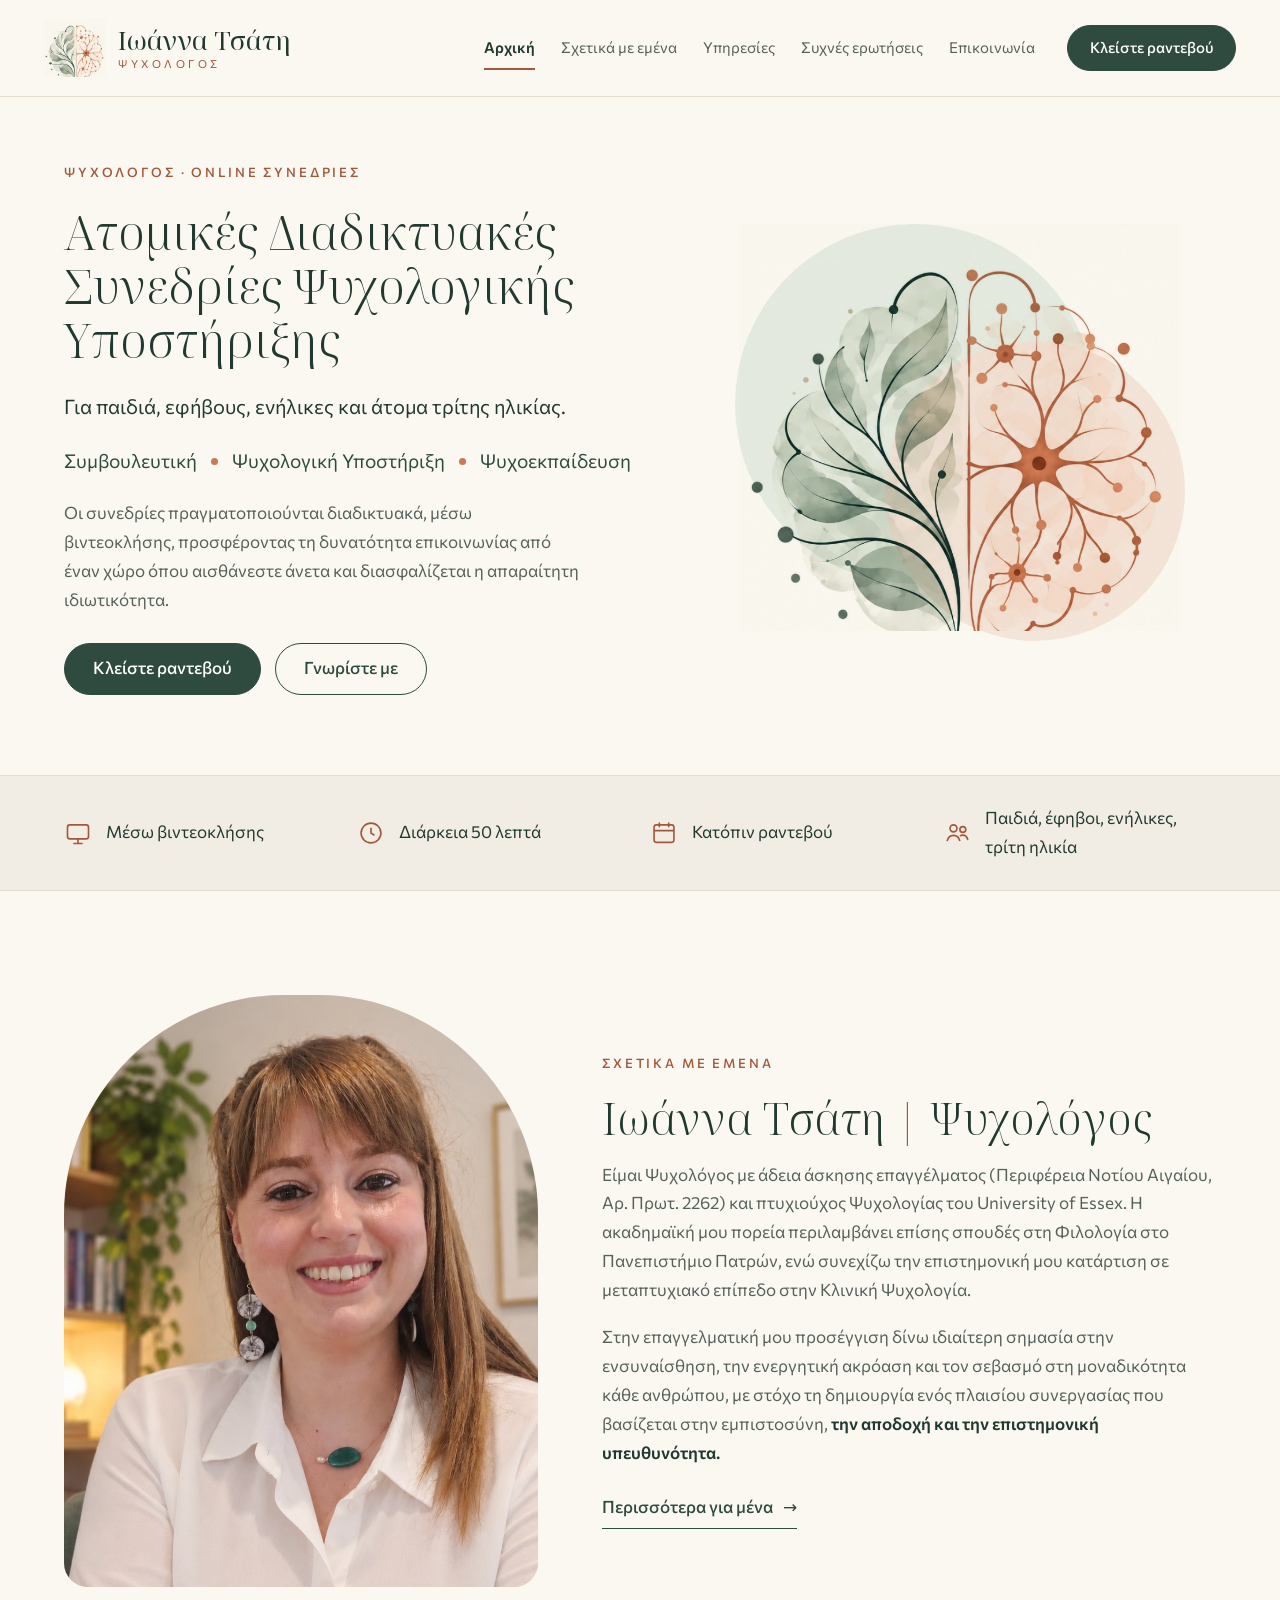
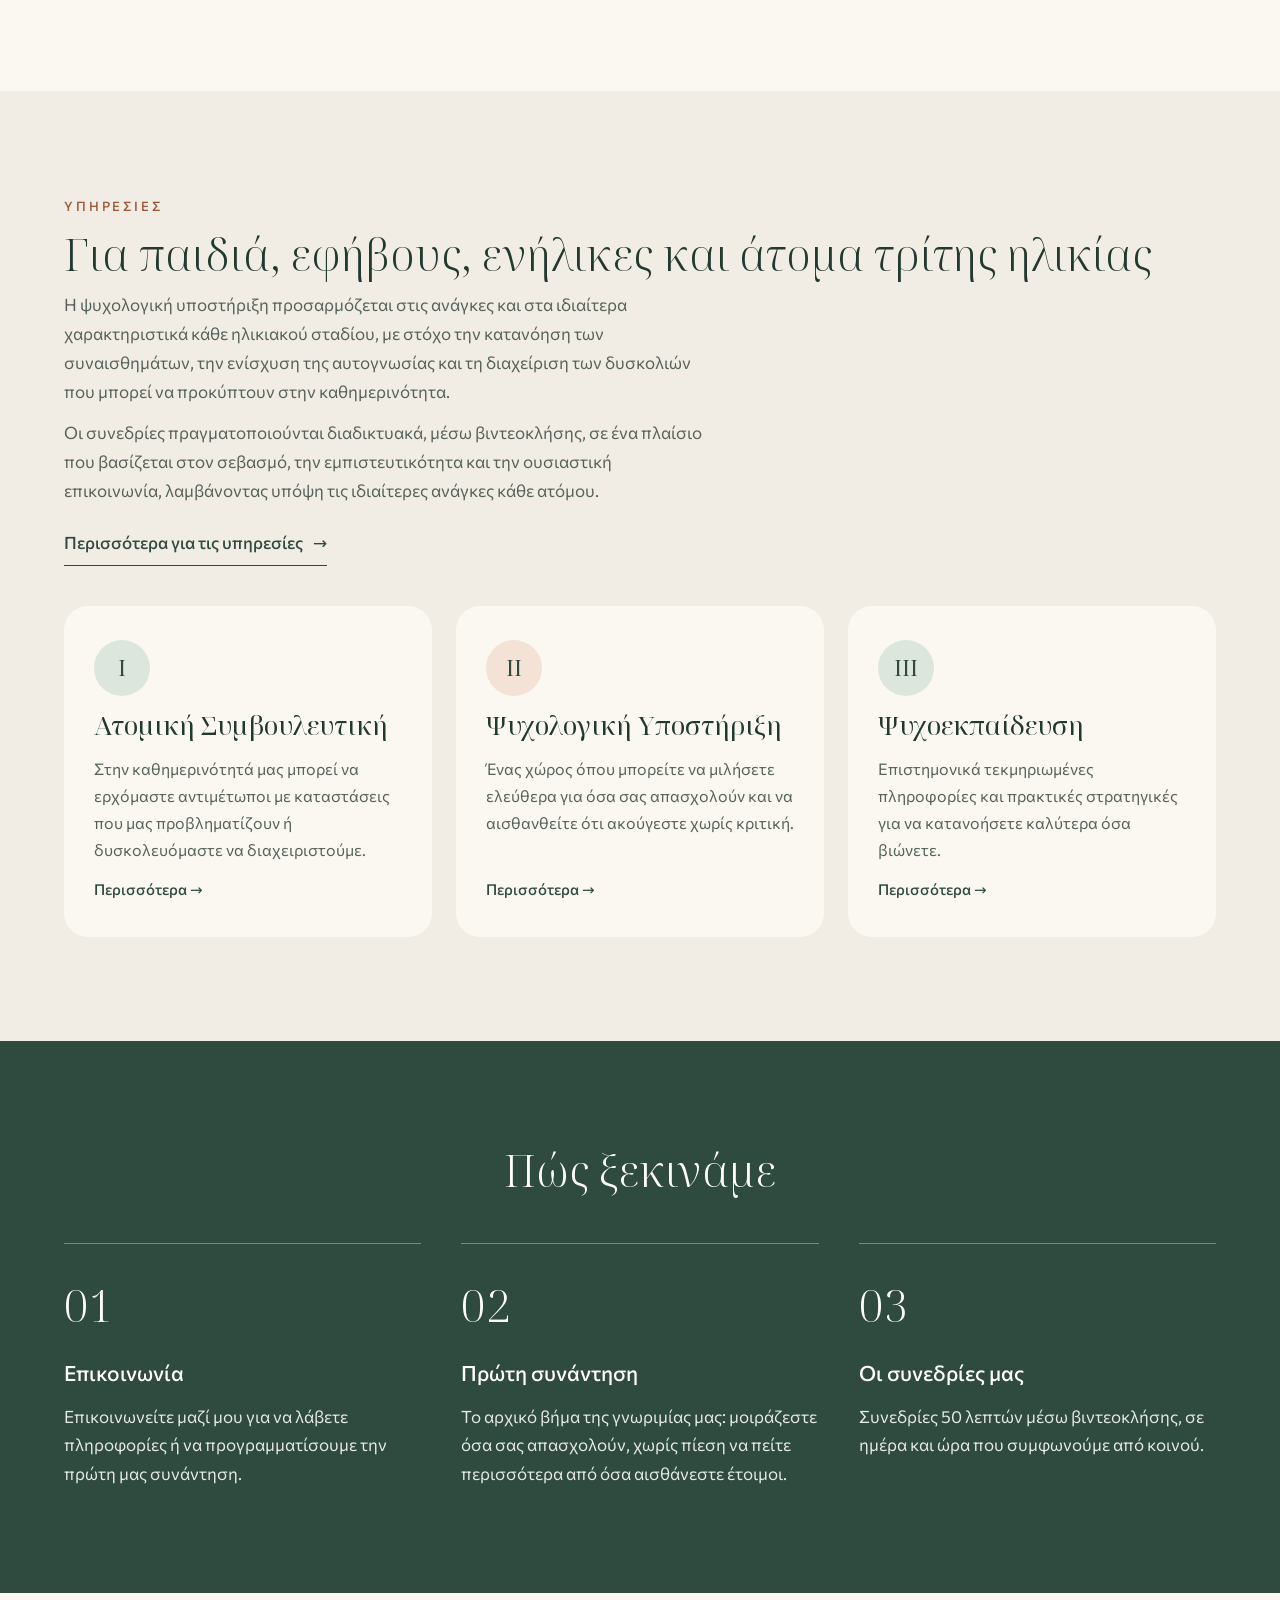
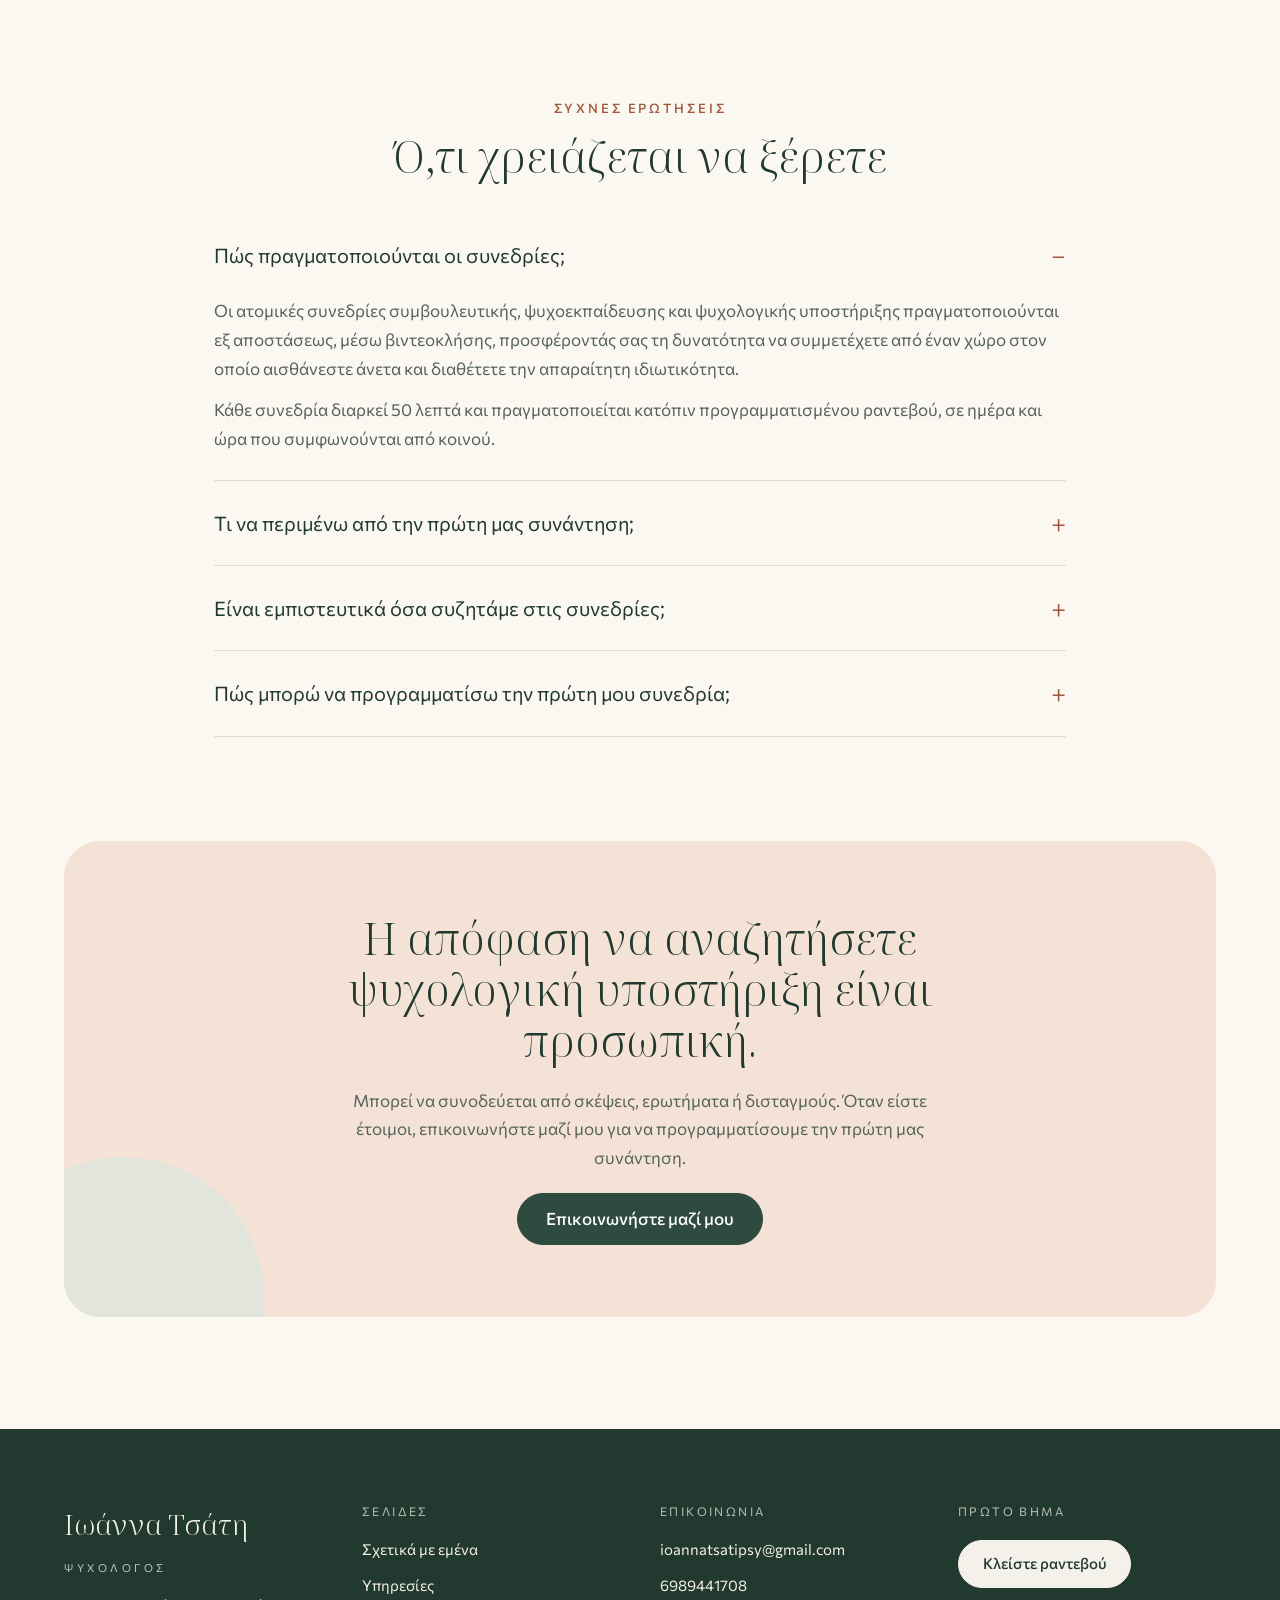
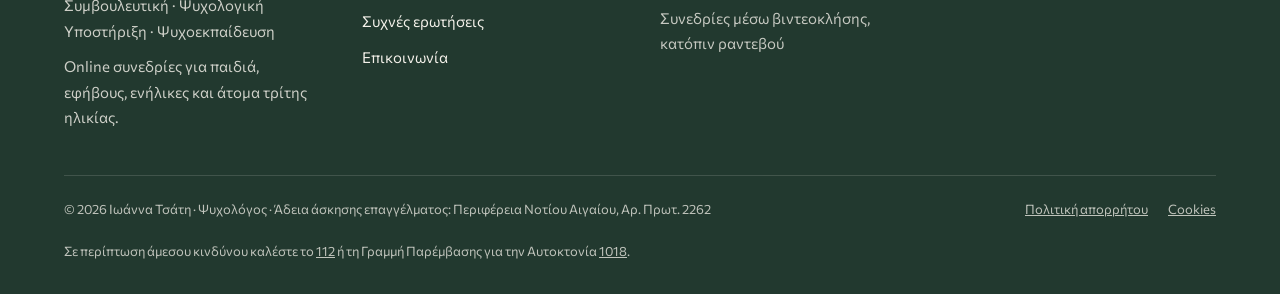
<file: index.html>
<!doctype html>
<html lang="el">
<head>
<meta charset="utf-8">
<meta name="viewport" content="width=device-width, initial-scale=1">
<title>Ιωάννα Τσάτη — Ψυχολόγος · Online συνεδρίες</title>
<meta name="description" content="Ιωάννα Τσάτη, Ψυχολόγος. Ατομικές διαδικτυακές συνεδρίες ψυχολογικής υποστήριξης για παιδιά, εφήβους, ενήλικες και άτομα τρίτης ηλικίας: Συμβουλευτική, Ψυχολογική Υποστήριξη, Ψυχοεκπαίδευση.">
<meta name="theme-color" content="#FBF8F2">
<link rel="icon" href="assets/img/logo.jpg">
<link rel="preload" href="assets/fonts/noto-serif-display-greek-wght-normal.woff2" as="font" type="font/woff2" crossorigin>
<link rel="preload" href="assets/fonts/commissioner-greek-wght-normal.woff2" as="font" type="font/woff2" crossorigin>
<link rel="stylesheet" href="assets/css/style.css">
<script src="assets/js/main.js" defer></script>
</head>
<body>
<a class="skip-link" href="#main">Μετάβαση στο περιεχόμενο</a>

<header class="site-header">
<div class="bar">
<a class="brand" href="index.html">
<img src="assets/img/logo.jpg" alt="" width="62" height="58">
<span class="brand-text"><span class="brand-name">Ιωάννα Τσάτη</span><span class="brand-role">ΨΥΧΟΛΟΓΟΣ</span></span>
</a>
<button class="menu-toggle" type="button" aria-expanded="false" aria-controls="main-nav" aria-label="Άνοιγμα μενού">
<svg class="icon-open" aria-hidden="true" width="26" height="26" viewBox="0 0 24 24" fill="none" stroke="currentColor" stroke-width="1.6"><path d="M4 7h16M4 12h16M4 17h10"/></svg>
<svg class="icon-close" aria-hidden="true" width="26" height="26" viewBox="0 0 24 24" fill="none" stroke="currentColor" stroke-width="1.6"><path d="M6 6l12 12M18 6L6 18"/></svg>
</button>
<nav class="main-nav" id="main-nav" aria-label="Κύριο μενού">
<a href="index.html" aria-current="page">Αρχική</a>
<a href="about.html">Σχετικά με εμένα</a>
<a href="services.html">Υπηρεσίες</a>
<a href="faq.html">Συχνές ερωτήσεις</a>
<a href="contact.html">Επικοινωνία</a>
<a class="btn btn-primary" href="contact.html">Κλείστε ραντεβού</a>
<div class="nav-contact"><span>ioannatsatipsy@gmail.com</span><span>6989441708</span></div>
</nav>
</div>
</header>

<main id="main">
<section class="hero">
<div class="wrap">
<div class="hero-text">
<div class="eyebrow">Ψυχολόγος · Online συνεδρίες</div>
<h1 class="display h1 h1-long">Ατομικές Διαδικτυακές Συνεδρίες Ψυχολογικής Υποστήριξης</h1>
<p class="audience">Για παιδιά, εφήβους, ενήλικες και άτομα τρίτης ηλικίας.</p>
<p class="dots">Συμβουλευτική <span class="dot" aria-hidden="true"></span> Ψυχολογική Υποστήριξη <span class="dot" aria-hidden="true"></span> Ψυχοεκπαίδευση</p>
<p class="lead">Οι συνεδρίες πραγματοποιούνται διαδικτυακά, μέσω βιντεοκλήσης, προσφέροντας τη δυνατότητα επικοινωνίας από έναν χώρο όπου αισθάνεστε άνετα και διασφαλίζεται η απαραίτητη ιδιωτικότητα.</p>
<div class="btn-row" style="margin-top: 6px">
<a class="btn btn-primary" href="contact.html">Κλείστε ραντεβού</a>
<a class="btn btn-outline" href="about.html">Γνωρίστε με</a>
</div>
</div>
<div class="hero-art">
<div class="blob-a" aria-hidden="true"></div>
<div class="blob-b" aria-hidden="true"></div>
<img src="assets/img/logo.jpg" alt="Λογότυπο: φύλλα και νευρώνες σε σχήμα εγκεφάλου" width="440" height="440">
</div>
</div>
</section>

<section class="facts" aria-label="Με μια ματιά">
<div class="wrap">
<div class="fact"><svg aria-hidden="true" width="28" height="28" viewBox="0 0 24 24" fill="none" stroke="#A2583A" stroke-width="1.4"><rect x="3" y="5" width="18" height="12" rx="2"/><path d="M8 21h8M12 17v4"/></svg><span>Μέσω βιντεοκλήσης</span></div>
<div class="fact"><svg aria-hidden="true" width="28" height="28" viewBox="0 0 24 24" fill="none" stroke="#A2583A" stroke-width="1.4"><circle cx="12" cy="12" r="8.5"/><path d="M12 7.5V12l3 2"/></svg><span>Διάρκεια 50 λεπτά</span></div>
<div class="fact"><svg aria-hidden="true" width="28" height="28" viewBox="0 0 24 24" fill="none" stroke="#A2583A" stroke-width="1.4"><rect x="3.5" y="5" width="17" height="15" rx="2"/><path d="M3.5 10h17M8 3v4M16 3v4"/></svg><span>Κατόπιν ραντεβού</span></div>
<div class="fact"><svg aria-hidden="true" width="28" height="28" viewBox="0 0 24 24" fill="none" stroke="#A2583A" stroke-width="1.4"><circle cx="9" cy="8" r="3"/><circle cx="17" cy="9" r="2.5"/><path d="M3.5 19c.8-3.2 2.8-5 5.5-5s4.7 1.8 5.5 5M14.5 14.5c.8-.5 1.6-.7 2.5-.7 2.2 0 3.7 1.4 4.3 4.2"/></svg><span>Παιδιά, έφηβοι, ενήλικες, τρίτη ηλικία</span></div>
</div>
</section>

<section class="wrap section split">
<div style="flex: 1 1 360px">
<img class="portrait" src="assets/img/ioanna-portrait.jpg" alt="Η ψυχολόγος Ιωάννα Τσάτη" width="900" height="1597">
</div>
<div class="stack" style="flex: 1 1 500px">
<div class="eyebrow">Σχετικά με εμένα</div>
<h2 class="display h2">Ιωάννα Τσάτη <span class="clay">|</span> Ψυχολόγος</h2>
<p class="muted">Είμαι Ψυχολόγος με άδεια άσκησης επαγγέλματος (Περιφέρεια Νοτίου Αιγαίου, Αρ. Πρωτ. 2262) και πτυχιούχος Ψυχολογίας του University of Essex. Η ακαδημαϊκή μου πορεία περιλαμβάνει επίσης σπουδές στη Φιλολογία στο Πανεπιστήμιο Πατρών, ενώ συνεχίζω την επιστημονική μου κατάρτιση σε μεταπτυχιακό επίπεδο στην Κλινική Ψυχολογία.</p>
<p class="muted">Στην επαγγελματική μου προσέγγιση δίνω ιδιαίτερη σημασία στην ενσυναίσθηση, την ενεργητική ακρόαση και τον σεβασμό στη μοναδικότητα κάθε ανθρώπου, με στόχο τη δημιουργία ενός πλαισίου συνεργασίας που βασίζεται στην εμπιστοσύνη, <strong class="ink">την αποδοχή και την επιστημονική υπευθυνότητα.</strong></p>
<a class="link-line" href="about.html">Περισσότερα για μένα <span aria-hidden="true">→</span></a>
</div>
</section>

<section class="bg-sand">
<div class="wrap section stack" style="gap: 40px">
<div class="section-head">
<div class="stack" style="gap: 12px">
<div class="eyebrow">Υπηρεσίες</div>
<h2 class="display h2">Για παιδιά, εφήβους, ενήλικες και άτομα τρίτης ηλικίας</h2>
<p class="muted" style="max-width: 640px">Η ψυχολογική υποστήριξη προσαρμόζεται στις ανάγκες και στα ιδιαίτερα χαρακτηριστικά κάθε ηλικιακού σταδίου, με στόχο την κατανόηση των συναισθημάτων, την ενίσχυση της αυτογνωσίας και τη διαχείριση των δυσκολιών που μπορεί να προκύπτουν στην καθημερινότητα.</p>
<p class="muted" style="max-width: 640px">Οι συνεδρίες πραγματοποιούνται διαδικτυακά, μέσω βιντεοκλήσης, σε ένα πλαίσιο που βασίζεται στον σεβασμό, την εμπιστευτικότητα και την ουσιαστική επικοινωνία, λαμβάνοντας υπόψη τις ιδιαίτερες ανάγκες κάθε ατόμου.</p>
</div>
<a class="link-line" href="services.html">Περισσότερα για τις υπηρεσίες <span aria-hidden="true">→</span></a>
</div>
<div class="cards">
<a class="card" href="services.html#symvouleftiki">
<div class="num tint-sage">I</div>
<h3>Ατομική Συμβουλευτική</h3>
<p>Στην καθημερινότητά μας μπορεί να ερχόμαστε αντιμέτωποι με καταστάσεις που μας προβληματίζουν ή δυσκολευόμαστε να διαχειριστούμε.</p>
<span class="more">Περισσότερα →</span>
</a>
<a class="card" href="services.html#ypostirixi">
<div class="num tint-peach">II</div>
<h3>Ψυχολογική Υποστήριξη</h3>
<p>Ένας χώρος όπου μπορείτε να μιλήσετε ελεύθερα για όσα σας απασχολούν και να αισθανθείτε ότι ακούγεστε χωρίς κριτική.</p>
<span class="more">Περισσότερα →</span>
</a>
<a class="card" href="services.html#psychoekpaidefsi">
<div class="num tint-sage">III</div>
<h3>Ψυχοεκπαίδευση</h3>
<p>Επιστημονικά τεκμηριωμένες πληροφορίες και πρακτικές στρατηγικές για να κατανοήσετε καλύτερα όσα βιώνετε.</p>
<span class="more">Περισσότερα →</span>
</a>
</div>
</div>
</section>

<section class="process">
<div class="wrap section">
<h2 class="display h2 center">Πώς ξεκινάμε</h2>
<div class="steps">
<div class="step"><div class="n">01</div><h3>Επικοινωνία</h3><p>Επικοινωνείτε μαζί μου για να λάβετε πληροφορίες ή να προγραμματίσουμε την πρώτη μας συνάντηση.</p></div>
<div class="step"><div class="n">02</div><h3>Πρώτη συνάντηση</h3><p>Το αρχικό βήμα της γνωριμίας μας: μοιράζεστε όσα σας απασχολούν, χωρίς πίεση να πείτε περισσότερα από όσα αισθάνεστε έτοιμοι.</p></div>
<div class="step"><div class="n">03</div><h3>Οι συνεδρίες μας</h3><p>Συνεδρίες 50 λεπτών μέσω βιντεοκλήσης, σε ημέρα και ώρα που συμφωνούμε από κοινού.</p></div>
</div>
</div>
</section>

<section class="wrap wrap-900 section stack" style="gap: 32px">
<div class="stack center" style="gap: 12px; align-items: center">
<div class="eyebrow">Συχνές ερωτήσεις</div>
<h2 class="display h2">Ό,τι χρειάζεται να ξέρετε</h2>
</div>
<div class="faq-list">
<details class="faq-item" name="faq" open>
<summary>Πώς πραγματοποιούνται οι συνεδρίες;<span class="sign" aria-hidden="true"></span></summary>
<div class="answer">
<p>Οι ατομικές συνεδρίες συμβουλευτικής, ψυχοεκπαίδευσης και ψυχολογικής υποστήριξης πραγματοποιούνται εξ αποστάσεως, μέσω βιντεοκλήσης, προσφέροντάς σας τη δυνατότητα να συμμετέχετε από έναν χώρο στον οποίο αισθάνεστε άνετα και διαθέτετε την απαραίτητη ιδιωτικότητα.</p>
<p>Κάθε συνεδρία διαρκεί 50 λεπτά και πραγματοποιείται κατόπιν προγραμματισμένου ραντεβού, σε ημέρα και ώρα που συμφωνούνται από κοινού.</p>
</div>
</details>
<details class="faq-item" name="faq">
<summary>Τι να περιμένω από την πρώτη μας συνάντηση;<span class="sign" aria-hidden="true"></span></summary>
<div class="answer">
<p>Η πρώτη μας συνάντηση αποτελεί το αρχικό βήμα της γνωριμίας και της συνεργασίας μας.</p>
<p>Κατά τη διάρκειά της, θα έχετε τον χρόνο και τον χώρο να μοιραστείτε όσα σας απασχολούν, να εκφράσετε τις σκέψεις και τα συναισθήματά σας και να μιλήσετε για τους λόγους που σας οδήγησαν στην αναζήτηση ψυχολογικής υποστήριξης.</p>
<p>Μέσα από τη συζήτησή μας, θα επιδιώξουμε να κατανοήσουμε καλύτερα τις ανάγκες, τις δυσκολίες και τις προσδοκίες σας, χωρίς πίεση να μοιραστείτε περισσότερα από όσα αισθάνεστε έτοιμοι.</p>
<p>Παράλληλα, θα σας ενημερώσω για τον τρόπο διεξαγωγής των συνεδριών, τις αρχές της εμπιστευτικότητας και το πλαίσιο της συνεργασίας μας.</p>
</div>
</details>
<details class="faq-item" name="faq">
<summary>Είναι εμπιστευτικά όσα συζητάμε στις συνεδρίες;<span class="sign" aria-hidden="true"></span></summary>
<div class="answer">
<p>Η εχεμύθεια και ο σεβασμός στην ιδιωτικότητα αποτελούν θεμελιώδεις αρχές της συνεργασίας μας.</p>
<p>Όσα μοιράζεστε κατά τη διάρκεια των συνεδριών αντιμετωπίζονται με εμπιστευτικότητα, σύμφωνα με τις αρχές της επαγγελματικής δεοντολογίας και την ισχύουσα νομοθεσία.</p>
<p>Η εμπιστευτικότητα υπόκειται σε συγκεκριμένα νομικά και δεοντολογικά όρια, τα οποία διευκρινίζονται κατά την έναρξη της συνεργασίας μας.</p>
<p>Στην περίπτωση παιδιών και εφήβων, δίνεται ιδιαίτερη σημασία στην προστασία της ιδιωτικότητάς τους, λαμβάνοντας παράλληλα υπόψη τις υποχρεώσεις ενημέρωσης των γονέων ή κηδεμόνων και τις ανάγκες ασφάλειας και προστασίας τους.</p>
</div>
</details>
<details class="faq-item" name="faq">
<summary>Πώς μπορώ να προγραμματίσω την πρώτη μου συνεδρία;<span class="sign" aria-hidden="true"></span></summary>
<div class="answer">
<p>Η απόφαση να αναζητήσετε ψυχολογική υποστήριξη είναι προσωπική και μπορεί να συνοδεύεται από σκέψεις, ερωτήματα ή δισταγμούς.</p>
<p>Εάν επιθυμείτε να ξεκινήσετε ατομικές συνεδρίες ή να λάβετε περισσότερες πληροφορίες, μπορείτε να επικοινωνήσετε μαζί μου για να προγραμματίσουμε την πρώτη μας συνάντηση.</p>
</div>
</details>
</div>
</section>

<section class="wrap" style="padding-bottom: 112px">
<div class="cta-panel">
<div class="blob" aria-hidden="true"></div>
<h2 class="display h2">Η απόφαση να αναζητήσετε ψυχολογική υποστήριξη είναι προσωπική.</h2>
<p>Μπορεί να συνοδεύεται από σκέψεις, ερωτήματα ή δισταγμούς. Όταν είστε έτοιμοι, επικοινωνήστε μαζί μου για να προγραμματίσουμε την πρώτη μας συνάντηση.</p>
<a class="btn btn-primary" href="contact.html">Επικοινωνήστε μαζί μου</a>
</div>
</section>
</main>

<footer class="site-footer">
<div class="wrap">
<div class="footer-grid">
<div class="footer-col" style="gap: 10px">
<div class="footer-name">Ιωάννα Τσάτη</div>
<div class="footer-role">ΨΥΧΟΛΟΓΟΣ</div>
<p style="margin-top: 6px">Συμβουλευτική · Ψυχολογική Υποστήριξη · Ψυχοεκπαίδευση</p>
<p>Online συνεδρίες για παιδιά, εφήβους, ενήλικες και άτομα τρίτης ηλικίας.</p>
</div>
<nav class="footer-col" aria-label="Σελίδες">
<div class="footer-label">ΣΕΛΙΔΕΣ</div>
<a href="about.html">Σχετικά με εμένα</a>
<a href="services.html">Υπηρεσίες</a>
<a href="faq.html">Συχνές ερωτήσεις</a>
<a href="contact.html">Επικοινωνία</a>
</nav>
<div class="footer-col">
<div class="footer-label">ΕΠΙΚΟΙΝΩΝΙΑ</div>
<a href="mailto:ioannatsatipsy@gmail.com">ioannatsatipsy@gmail.com</a>
<a href="tel:+306989441708">6989441708</a>
<span style="opacity: .78">Συνεδρίες μέσω βιντεοκλήσης, κατόπιν ραντεβού</span>
</div>
<div class="footer-col">
<div class="footer-label">ΠΡΩΤΟ ΒΗΜΑ</div>
<a class="btn" href="contact.html">Κλείστε ραντεβού</a>
</div>
</div>
<div class="footer-bottom">
<span>© 2026 Ιωάννα Τσάτη · Ψυχολόγος · Άδεια άσκησης επαγγέλματος: Περιφέρεια Νοτίου Αιγαίου, Αρ. Πρωτ. 2262</span>
<nav aria-label="Νομικά"><a href="privacy.html">Πολιτική απορρήτου</a><a href="privacy.html#cookies">Cookies</a></nav>
</div>
<p class="footer-help">Σε περίπτωση άμεσου κινδύνου καλέστε το <a href="tel:112">112</a> ή τη Γραμμή Παρέμβασης για την Αυτοκτονία <a href="tel:1018">1018</a>.</p>
</div>
</footer>

<div class="mobile-cta"><a class="btn btn-primary" href="contact.html">Κλείστε ραντεβού</a></div>
</body>
</html>
</file>
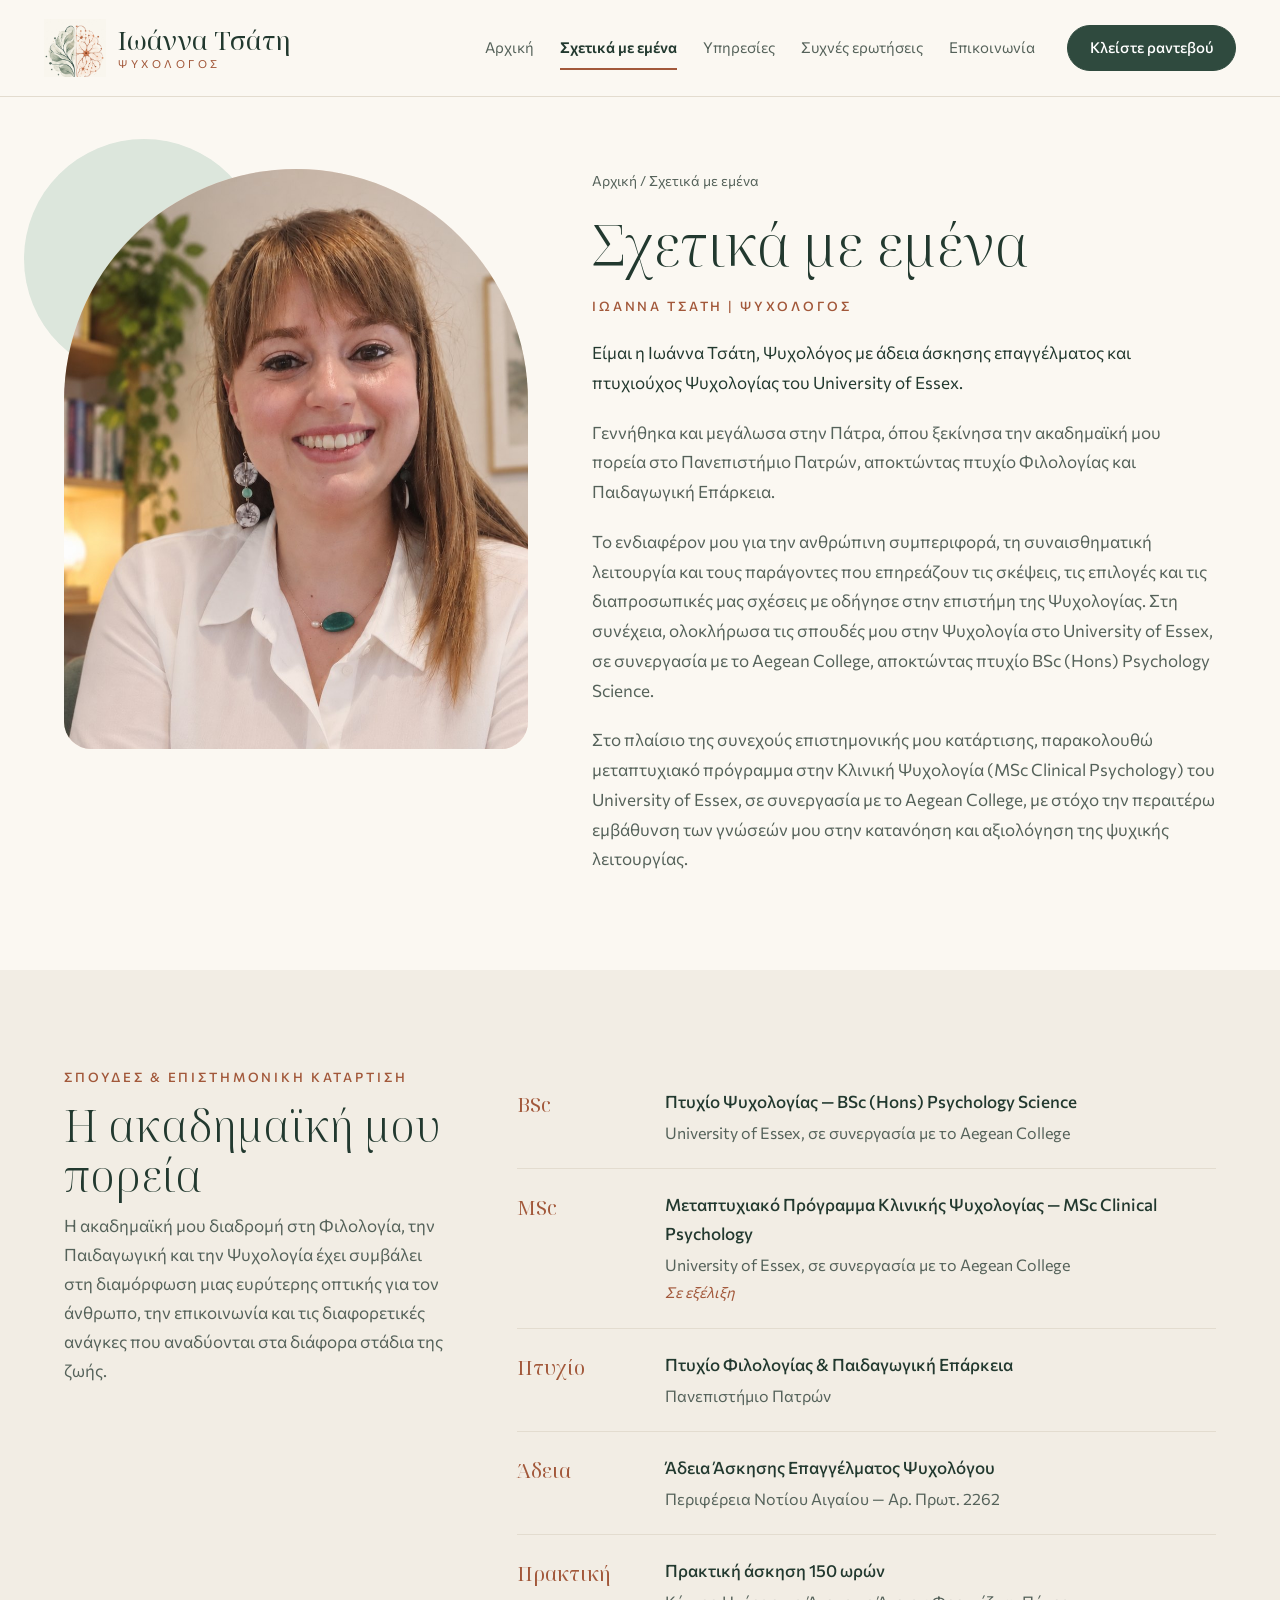
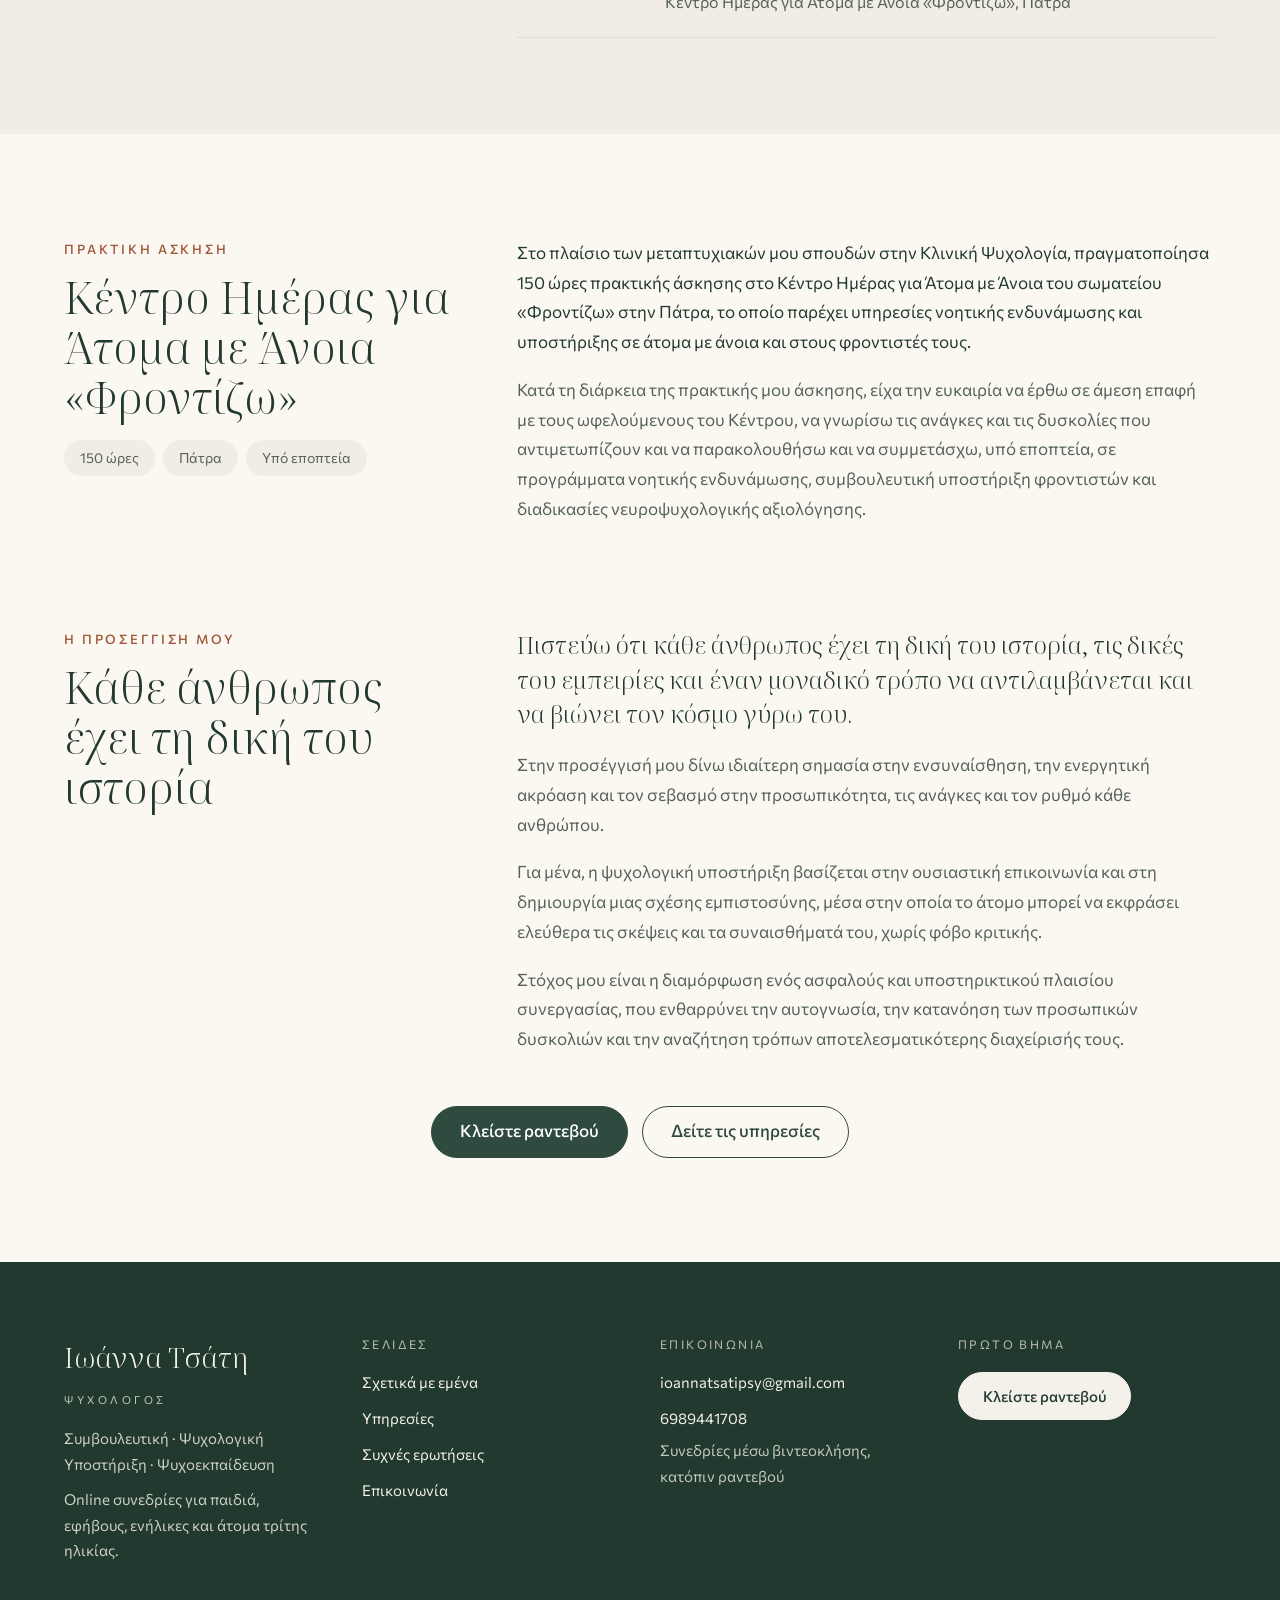
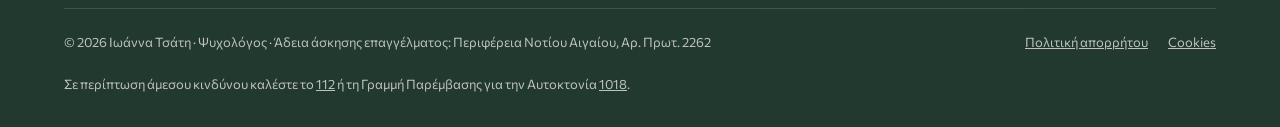
<file: about.html>
<!doctype html>
<html lang="el">
<head>
<meta charset="utf-8">
<meta name="viewport" content="width=device-width, initial-scale=1">
<title>Σχετικά με εμένα — Ιωάννα Τσάτη, Ψυχολόγος</title>
<meta name="description" content="Η Ιωάννα Τσάτη είναι Ψυχολόγος με άδεια άσκησης επαγγέλματος. Σπουδές στο Πανεπιστήμιο Πατρών και στο University of Essex (Aegean College).">
<meta name="theme-color" content="#FBF8F2">
<link rel="icon" href="assets/img/logo.jpg">
<link rel="preload" href="assets/fonts/noto-serif-display-greek-wght-normal.woff2" as="font" type="font/woff2" crossorigin>
<link rel="preload" href="assets/fonts/commissioner-greek-wght-normal.woff2" as="font" type="font/woff2" crossorigin>
<link rel="stylesheet" href="assets/css/style.css">
<script src="assets/js/main.js" defer></script>
</head>
<body class="page-about">
<a class="skip-link" href="#main">Μετάβαση στο περιεχόμενο</a>

<header class="site-header">
<div class="bar">
<a class="brand" href="index.html">
<img src="assets/img/logo.jpg" alt="" width="62" height="58">
<span class="brand-text"><span class="brand-name">Ιωάννα Τσάτη</span><span class="brand-role">ΨΥΧΟΛΟΓΟΣ</span></span>
</a>
<button class="menu-toggle" type="button" aria-expanded="false" aria-controls="main-nav" aria-label="Άνοιγμα μενού">
<svg class="icon-open" aria-hidden="true" width="26" height="26" viewBox="0 0 24 24" fill="none" stroke="currentColor" stroke-width="1.6"><path d="M4 7h16M4 12h16M4 17h10"/></svg>
<svg class="icon-close" aria-hidden="true" width="26" height="26" viewBox="0 0 24 24" fill="none" stroke="currentColor" stroke-width="1.6"><path d="M6 6l12 12M18 6L6 18"/></svg>
</button>
<nav class="main-nav" id="main-nav" aria-label="Κύριο μενού">
<a href="index.html">Αρχική</a>
<a href="about.html" aria-current="page">Σχετικά με εμένα</a>
<a href="services.html">Υπηρεσίες</a>
<a href="faq.html">Συχνές ερωτήσεις</a>
<a href="contact.html">Επικοινωνία</a>
<a class="btn btn-primary" href="contact.html">Κλείστε ραντεβού</a>
<div class="nav-contact"><span>ioannatsatipsy@gmail.com</span><span>6989441708</span></div>
</nav>
</div>
</header>

<main id="main">
<section class="wrap section split" style="padding-top: 72px; padding-bottom: 96px; align-items: flex-start">
<div class="about-photo">
<div class="blob" aria-hidden="true"></div>
<img class="portrait" src="assets/img/ioanna-portrait.jpg" alt="Η ψυχολόγος Ιωάννα Τσάτη" width="900" height="1597">
</div>
<div class="stack" style="flex: 1 1 540px; gap: 20px; line-height: 1.75">
<div class="crumbs"><a href="index.html">Αρχική</a> / Σχετικά με εμένα</div>
<h1 class="display" style="font-size: clamp(2.6rem, 4.4vw, 3.8rem)">Σχετικά με εμένα</h1>
<div class="eyebrow">Ιωάννα Τσάτη | Ψυχολόγος</div>
<p>Είμαι η Ιωάννα Τσάτη, Ψυχολόγος με άδεια άσκησης επαγγέλματος και πτυχιούχος Ψυχολογίας του University of Essex.</p>
<p class="muted">Γεννήθηκα και μεγάλωσα στην Πάτρα, όπου ξεκίνησα την ακαδημαϊκή μου πορεία στο Πανεπιστήμιο Πατρών, αποκτώντας πτυχίο Φιλολογίας και Παιδαγωγική Επάρκεια.</p>
<p class="muted">Το ενδιαφέρον μου για την ανθρώπινη συμπεριφορά, τη συναισθηματική λειτουργία και τους παράγοντες που επηρεάζουν τις σκέψεις, τις επιλογές και τις διαπροσωπικές μας σχέσεις με οδήγησε στην επιστήμη της Ψυχολογίας. Στη συνέχεια, ολοκλήρωσα τις σπουδές μου στην Ψυχολογία στο University of Essex, σε συνεργασία με το Aegean College, αποκτώντας πτυχίο BSc (Hons) Psychology Science.</p>
<p class="muted">Στο πλαίσιο της συνεχούς επιστημονικής μου κατάρτισης, παρακολουθώ μεταπτυχιακό πρόγραμμα στην Κλινική Ψυχολογία (MSc Clinical Psychology) του University of Essex, σε συνεργασία με το Aegean College, με στόχο την περαιτέρω εμβάθυνση των γνώσεών μου στην κατανόηση και αξιολόγηση της ψυχικής λειτουργίας.</p>
</div>
</section>

<section class="bg-sand">
<div class="wrap section split" style="padding-top: 96px; padding-bottom: 96px; align-items: flex-start">
<div class="stack" style="flex: 1 1 320px; gap: 12px">
<div class="eyebrow">Σπουδές &amp; Επιστημονική Κατάρτιση</div>
<h2 class="display h2">Η ακαδημαϊκή μου πορεία</h2>
<p class="muted">Η ακαδημαϊκή μου διαδρομή στη Φιλολογία, την Παιδαγωγική και την Ψυχολογία έχει συμβάλει στη διαμόρφωση μιας ευρύτερης οπτικής για τον άνθρωπο, την επικοινωνία και τις διαφορετικές ανάγκες που αναδύονται στα διάφορα στάδια της ζωής.</p>
</div>
<ol class="timeline" style="flex: 2 1 560px">
<li><span class="tag">BSc</span><span class="what"><strong>Πτυχίο Ψυχολογίας — BSc (Hons) Psychology Science</strong><span class="place">University of Essex, σε συνεργασία με το Aegean College</span></span></li>
<li><span class="tag">MSc</span><span class="what"><strong>Μεταπτυχιακό Πρόγραμμα Κλινικής Ψυχολογίας — MSc Clinical Psychology</strong><span class="place">University of Essex, σε συνεργασία με το Aegean College</span><em class="status">Σε εξέλιξη</em></span></li>
<li><span class="tag">Πτυχίο</span><span class="what"><strong>Πτυχίο Φιλολογίας &amp; Παιδαγωγική Επάρκεια</strong><span class="place">Πανεπιστήμιο Πατρών</span></span></li>
<li><span class="tag">Άδεια</span><span class="what"><strong>Άδεια Άσκησης Επαγγέλματος Ψυχολόγου</strong><span class="place">Περιφέρεια Νοτίου Αιγαίου — Αρ. Πρωτ. 2262</span></span></li>
<li><span class="tag">Πρακτική</span><span class="what"><strong>Πρακτική άσκηση 150 ωρών</strong><span class="place">Κέντρο Ημέρας για Άτομα με Άνοια «Φροντίζω», Πάτρα</span></span></li>
</ol>
</div>
</section>

<section class="wrap split" style="padding-top: 104px; align-items: flex-start">
<div class="stack" style="flex: 1 1 320px; gap: 12px">
<div class="eyebrow">Πρακτική άσκηση</div>
<h2 class="display h2">Κέντρο Ημέρας για Άτομα με Άνοια «Φροντίζω»</h2>
<div class="pills pills-sand" style="margin-top: 6px"><span class="pill">150 ώρες</span><span class="pill">Πάτρα</span><span class="pill">Υπό εποπτεία</span></div>
</div>
<div class="stack" style="flex: 2 1 560px; line-height: 1.75">
<p>Στο πλαίσιο των μεταπτυχιακών μου σπουδών στην Κλινική Ψυχολογία, πραγματοποίησα 150 ώρες πρακτικής άσκησης στο Κέντρο Ημέρας για Άτομα με Άνοια του σωματείου «Φροντίζω» στην Πάτρα, το οποίο παρέχει υπηρεσίες νοητικής ενδυνάμωσης και υποστήριξης σε άτομα με άνοια και στους φροντιστές τους.</p>
<p class="muted">Κατά τη διάρκεια της πρακτικής μου άσκησης, είχα την ευκαιρία να έρθω σε άμεση επαφή με τους ωφελούμενους του Κέντρου, να γνωρίσω τις ανάγκες και τις δυσκολίες που αντιμετωπίζουν και να παρακολουθήσω και να συμμετάσχω, υπό εποπτεία, σε προγράμματα νοητικής ενδυνάμωσης, συμβουλευτική υποστήριξη φροντιστών και διαδικασίες νευροψυχολογικής αξιολόγησης.</p>
</div>
</section>

<section class="wrap section stack" style="gap: 40px">
<div class="split" style="align-items: flex-start">
<div class="stack" style="flex: 1 1 320px; gap: 12px">
<div class="eyebrow">Η προσέγγισή μου</div>
<h2 class="display h2">Κάθε άνθρωπος έχει τη δική του ιστορία</h2>
</div>
<div class="stack" style="flex: 2 1 560px; line-height: 1.75">
<p class="approach-lead">Πιστεύω ότι κάθε άνθρωπος έχει τη δική του ιστορία, τις δικές του εμπειρίες και έναν μοναδικό τρόπο να αντιλαμβάνεται και να βιώνει τον κόσμο γύρω του.</p>
<p class="muted">Στην προσέγγισή μου δίνω ιδιαίτερη σημασία στην ενσυναίσθηση, την ενεργητική ακρόαση και τον σεβασμό στην προσωπικότητα, τις ανάγκες και τον ρυθμό κάθε ανθρώπου.</p>
<p class="muted">Για μένα, η ψυχολογική υποστήριξη βασίζεται στην ουσιαστική επικοινωνία και στη δημιουργία μιας σχέσης εμπιστοσύνης, μέσα στην οποία το άτομο μπορεί να εκφράσει ελεύθερα τις σκέψεις και τα συναισθήματά του, χωρίς φόβο κριτικής.</p>
<p class="muted">Στόχος μου είναι η διαμόρφωση ενός ασφαλούς και υποστηρικτικού πλαισίου συνεργασίας, που ενθαρρύνει την αυτογνωσία, την κατανόηση των προσωπικών δυσκολιών και την αναζήτηση τρόπων αποτελεσματικότερης διαχείρισής τους.</p>
</div>
</div>
<div class="btn-row" style="justify-content: center; margin-top: 12px">
<a class="btn btn-primary" href="contact.html">Κλείστε ραντεβού</a>
<a class="btn btn-outline" href="services.html">Δείτε τις υπηρεσίες</a>
</div>
</section>
</main>

<footer class="site-footer">
<div class="wrap">
<div class="footer-grid">
<div class="footer-col" style="gap: 10px">
<div class="footer-name">Ιωάννα Τσάτη</div>
<div class="footer-role">ΨΥΧΟΛΟΓΟΣ</div>
<p style="margin-top: 6px">Συμβουλευτική · Ψυχολογική Υποστήριξη · Ψυχοεκπαίδευση</p>
<p>Online συνεδρίες για παιδιά, εφήβους, ενήλικες και άτομα τρίτης ηλικίας.</p>
</div>
<nav class="footer-col" aria-label="Σελίδες">
<div class="footer-label">ΣΕΛΙΔΕΣ</div>
<a href="about.html">Σχετικά με εμένα</a>
<a href="services.html">Υπηρεσίες</a>
<a href="faq.html">Συχνές ερωτήσεις</a>
<a href="contact.html">Επικοινωνία</a>
</nav>
<div class="footer-col">
<div class="footer-label">ΕΠΙΚΟΙΝΩΝΙΑ</div>
<a href="mailto:ioannatsatipsy@gmail.com">ioannatsatipsy@gmail.com</a>
<a href="tel:+306989441708">6989441708</a>
<span style="opacity: .78">Συνεδρίες μέσω βιντεοκλήσης, κατόπιν ραντεβού</span>
</div>
<div class="footer-col">
<div class="footer-label">ΠΡΩΤΟ ΒΗΜΑ</div>
<a class="btn" href="contact.html">Κλείστε ραντεβού</a>
</div>
</div>
<div class="footer-bottom">
<span>© 2026 Ιωάννα Τσάτη · Ψυχολόγος · Άδεια άσκησης επαγγέλματος: Περιφέρεια Νοτίου Αιγαίου, Αρ. Πρωτ. 2262</span>
<nav aria-label="Νομικά"><a href="privacy.html">Πολιτική απορρήτου</a><a href="privacy.html#cookies">Cookies</a></nav>
</div>
<p class="footer-help">Σε περίπτωση άμεσου κινδύνου καλέστε το <a href="tel:112">112</a> ή τη Γραμμή Παρέμβασης για την Αυτοκτονία <a href="tel:1018">1018</a>.</p>
</div>
</footer>

<div class="mobile-cta"><a class="btn btn-primary" href="contact.html">Κλείστε ραντεβού</a></div>
</body>
</html>
</file>
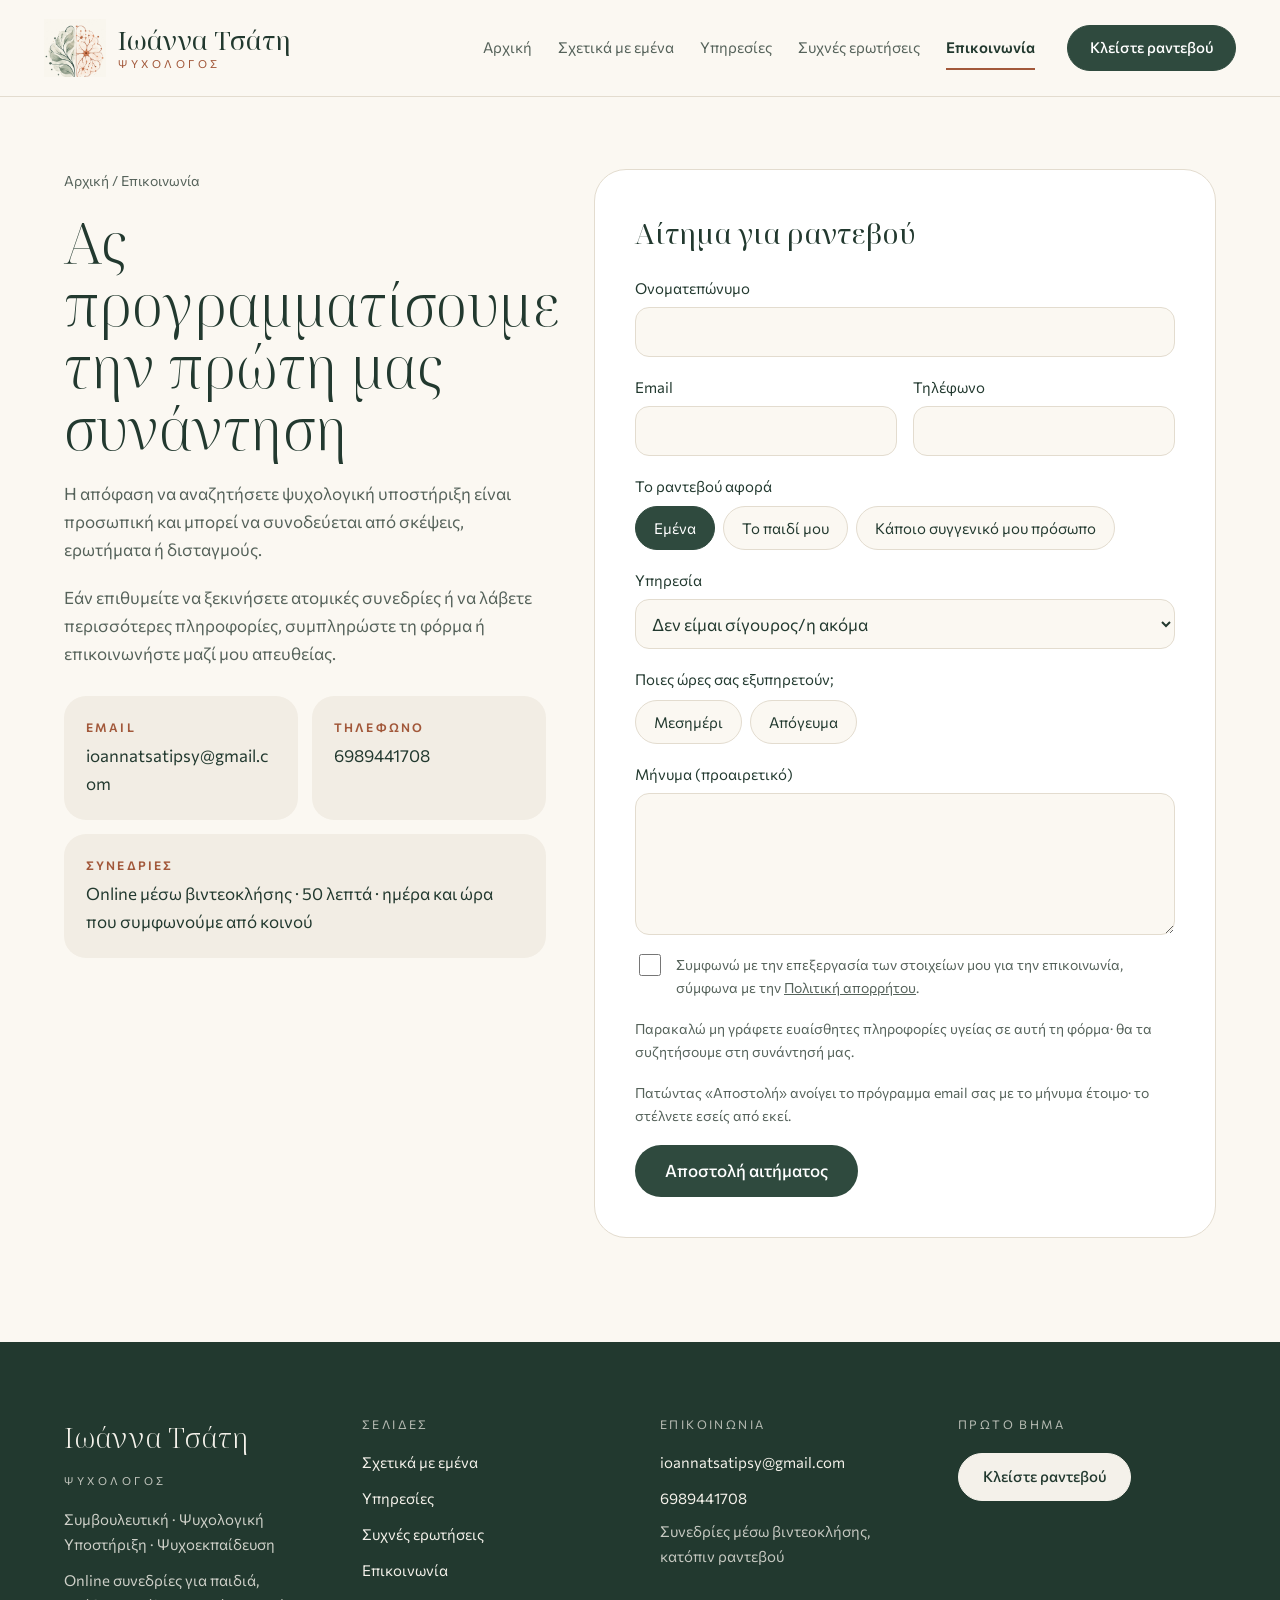
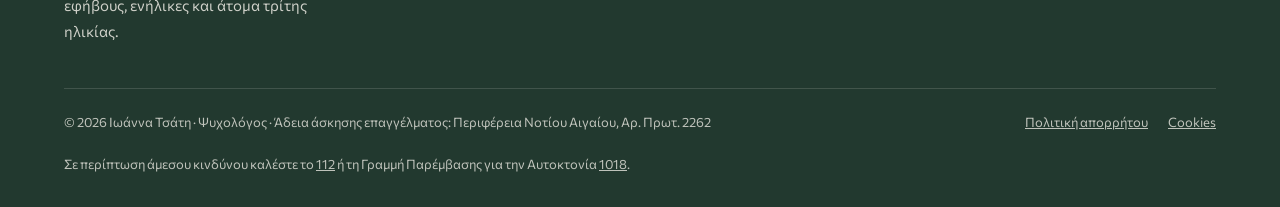
<file: contact.html>
<!doctype html>
<html lang="el">
<head>
<meta charset="utf-8">
<meta name="viewport" content="width=device-width, initial-scale=1">
<title>Επικοινωνία & ραντεβού — Ιωάννα Τσάτη, Ψυχολόγος</title>
<meta name="description" content="Επικοινωνήστε για να προγραμματίσουμε την πρώτη μας συνάντηση. Online συνεδρίες 50 λεπτών.">
<meta name="theme-color" content="#FBF8F2">
<link rel="icon" href="assets/img/logo.jpg">
<link rel="preload" href="assets/fonts/noto-serif-display-greek-wght-normal.woff2" as="font" type="font/woff2" crossorigin>
<link rel="preload" href="assets/fonts/commissioner-greek-wght-normal.woff2" as="font" type="font/woff2" crossorigin>
<link rel="stylesheet" href="assets/css/style.css">
<script src="assets/js/main.js" defer></script>
</head>
<body class="page-contact">
<a class="skip-link" href="#main">Μετάβαση στο περιεχόμενο</a>

<header class="site-header">
<div class="bar">
<a class="brand" href="index.html">
<img src="assets/img/logo.jpg" alt="" width="62" height="58">
<span class="brand-text"><span class="brand-name">Ιωάννα Τσάτη</span><span class="brand-role">ΨΥΧΟΛΟΓΟΣ</span></span>
</a>
<button class="menu-toggle" type="button" aria-expanded="false" aria-controls="main-nav" aria-label="Άνοιγμα μενού">
<svg class="icon-open" aria-hidden="true" width="26" height="26" viewBox="0 0 24 24" fill="none" stroke="currentColor" stroke-width="1.6"><path d="M4 7h16M4 12h16M4 17h10"/></svg>
<svg class="icon-close" aria-hidden="true" width="26" height="26" viewBox="0 0 24 24" fill="none" stroke="currentColor" stroke-width="1.6"><path d="M6 6l12 12M18 6L6 18"/></svg>
</button>
<nav class="main-nav" id="main-nav" aria-label="Κύριο μενού">
<a href="index.html">Αρχική</a>
<a href="about.html">Σχετικά με εμένα</a>
<a href="services.html">Υπηρεσίες</a>
<a href="faq.html">Συχνές ερωτήσεις</a>
<a href="contact.html" aria-current="page">Επικοινωνία</a>
<a class="btn btn-primary" href="contact.html">Κλείστε ραντεβού</a>
<div class="nav-contact"><span>ioannatsatipsy@gmail.com</span><span>6989441708</span></div>
</nav>
</div>
</header>

<main id="main">
<section class="wrap contact-layout" style="padding-top: 72px; padding-bottom: 104px; line-height: 1.65">
<div class="contact-info">
<div class="crumbs"><a href="index.html">Αρχική</a> / Επικοινωνία</div>
<h1 class="display" style="font-size: clamp(2.6rem, 4.4vw, 3.8rem)">Ας προγραμματίσουμε την πρώτη μας συνάντηση</h1>
<p class="muted">Η απόφαση να αναζητήσετε ψυχολογική υποστήριξη είναι προσωπική και μπορεί να συνοδεύεται από σκέψεις, ερωτήματα ή δισταγμούς.</p>
<p class="muted">Εάν επιθυμείτε να ξεκινήσετε ατομικές συνεδρίες ή να λάβετε περισσότερες πληροφορίες, συμπληρώστε τη φόρμα ή επικοινωνήστε μαζί μου απευθείας.</p>
<div class="contact-tiles">
<div class="contact-tile"><span class="tile-label">Email</span><a href="mailto:ioannatsatipsy@gmail.com">ioannatsatipsy@gmail.com</a></div>
<div class="contact-tile"><span class="tile-label">Τηλέφωνο</span><a href="tel:+306989441708">6989441708</a></div>
<div class="contact-tile wide"><span class="tile-label">Συνεδρίες</span><span>Online μέσω βιντεοκλήσης · 50 λεπτά · ημέρα και ώρα που συμφωνούμε από κοινού</span></div>
</div>
</div>

<div class="form-card">
<form class="form" id="appointment-form" action="#" method="post">
<h2>Αίτημα για ραντεβού</h2>
<label class="field">Ονοματεπώνυμο<input type="text" name="name" required autocomplete="name"></label>
<div class="field-row">
<label class="field">Email<input type="email" name="email" required autocomplete="email"></label>
<label class="field">Τηλέφωνο<input type="tel" name="phone" autocomplete="tel"></label>
</div>
<fieldset>
<legend>Το ραντεβού αφορά</legend>
<div class="chips">
<label class="chip"><input type="radio" name="who" value="Εμένα" checked><span>Εμένα</span></label>
<label class="chip"><input type="radio" name="who" value="Το παιδί μου"><span>Το παιδί μου</span></label>
<label class="chip"><input type="radio" name="who" value="Κάποιο συγγενικό μου πρόσωπο"><span>Κάποιο συγγενικό μου πρόσωπο</span></label>
</div>
</fieldset>
<label class="field">Υπηρεσία<select name="service">
<option>Δεν είμαι σίγουρος/η ακόμα</option>
<option>Ατομική Συμβουλευτική</option>
<option>Ψυχολογική Υποστήριξη</option>
<option>Ψυχοεκπαίδευση</option>
</select></label>
<fieldset>
<legend>Ποιες ώρες σας εξυπηρετούν;</legend>
<div class="chips">
<label class="chip"><input type="checkbox" name="times" value="Μεσημέρι"><span>Μεσημέρι</span></label>
<label class="chip"><input type="checkbox" name="times" value="Απόγευμα"><span>Απόγευμα</span></label>
</div>
</fieldset>
<label class="field">Μήνυμα (προαιρετικό)<textarea name="message" rows="4"></textarea></label>
<label class="consent"><input type="checkbox" name="consent" required><span>Συμφωνώ με την επεξεργασία των στοιχείων μου για την επικοινωνία, σύμφωνα με την <a href="privacy.html">Πολιτική απορρήτου</a>.</span></label>
<p class="note">Παρακαλώ μη γράφετε ευαίσθητες πληροφορίες υγείας σε αυτή τη φόρμα· θα τα συζητήσουμε στη συνάντησή μας.</p>
<p class="note">Πατώντας «Αποστολή» ανοίγει το πρόγραμμα email σας με το μήνυμα έτοιμο· το στέλνετε εσείς από εκεί.</p>
<button class="btn btn-primary" type="submit">Αποστολή αιτήματος</button>
</form>

<div class="form-done" id="form-done" hidden>
<div class="tick"><svg aria-hidden="true" width="34" height="34" viewBox="0 0 24 24" fill="none" stroke="#2F4A3E" stroke-width="1.7"><path d="M5 12.5l4.5 4.5L19 7.5"/></svg></div>
<h2 tabindex="-1">Το μήνυμά σας είναι έτοιμο</h2>
<p class="muted">Ολοκληρώστε την αποστολή από το πρόγραμμα email που άνοιξε. Θα επικοινωνήσω μαζί σας σύντομα για να συμφωνήσουμε ημέρα και ώρα για την πρώτη μας συνάντηση.</p>
<p class="muted">Αν δεν άνοιξε κάποιο πρόγραμμα email, στείλτε μου απευθείας στο <a href="mailto:ioannatsatipsy@gmail.com">ioannatsatipsy@gmail.com</a>.</p>
<p class="muted" id="draft-note" hidden>(Δοκιμαστική έκδοση: η διεύθυνση email δεν έχει οριστεί ακόμα.)</p>
<button class="text-btn" type="button" id="form-reset">Νέο μήνυμα</button>
</div>
</div>
</section>
</main>

<footer class="site-footer">
<div class="wrap">
<div class="footer-grid">
<div class="footer-col" style="gap: 10px">
<div class="footer-name">Ιωάννα Τσάτη</div>
<div class="footer-role">ΨΥΧΟΛΟΓΟΣ</div>
<p style="margin-top: 6px">Συμβουλευτική · Ψυχολογική Υποστήριξη · Ψυχοεκπαίδευση</p>
<p>Online συνεδρίες για παιδιά, εφήβους, ενήλικες και άτομα τρίτης ηλικίας.</p>
</div>
<nav class="footer-col" aria-label="Σελίδες">
<div class="footer-label">ΣΕΛΙΔΕΣ</div>
<a href="about.html">Σχετικά με εμένα</a>
<a href="services.html">Υπηρεσίες</a>
<a href="faq.html">Συχνές ερωτήσεις</a>
<a href="contact.html">Επικοινωνία</a>
</nav>
<div class="footer-col">
<div class="footer-label">ΕΠΙΚΟΙΝΩΝΙΑ</div>
<a href="mailto:ioannatsatipsy@gmail.com">ioannatsatipsy@gmail.com</a>
<a href="tel:+306989441708">6989441708</a>
<span style="opacity: .78">Συνεδρίες μέσω βιντεοκλήσης, κατόπιν ραντεβού</span>
</div>
<div class="footer-col">
<div class="footer-label">ΠΡΩΤΟ ΒΗΜΑ</div>
<a class="btn" href="contact.html">Κλείστε ραντεβού</a>
</div>
</div>
<div class="footer-bottom">
<span>© 2026 Ιωάννα Τσάτη · Ψυχολόγος · Άδεια άσκησης επαγγέλματος: Περιφέρεια Νοτίου Αιγαίου, Αρ. Πρωτ. 2262</span>
<nav aria-label="Νομικά"><a href="privacy.html">Πολιτική απορρήτου</a><a href="privacy.html#cookies">Cookies</a></nav>
</div>
<p class="footer-help">Σε περίπτωση άμεσου κινδύνου καλέστε το <a href="tel:112">112</a> ή τη Γραμμή Παρέμβασης για την Αυτοκτονία <a href="tel:1018">1018</a>.</p>
</div>
</footer>

<div class="mobile-cta"><a class="btn btn-primary" href="contact.html">Κλείστε ραντεβού</a></div>
</body>
</html>
</file>
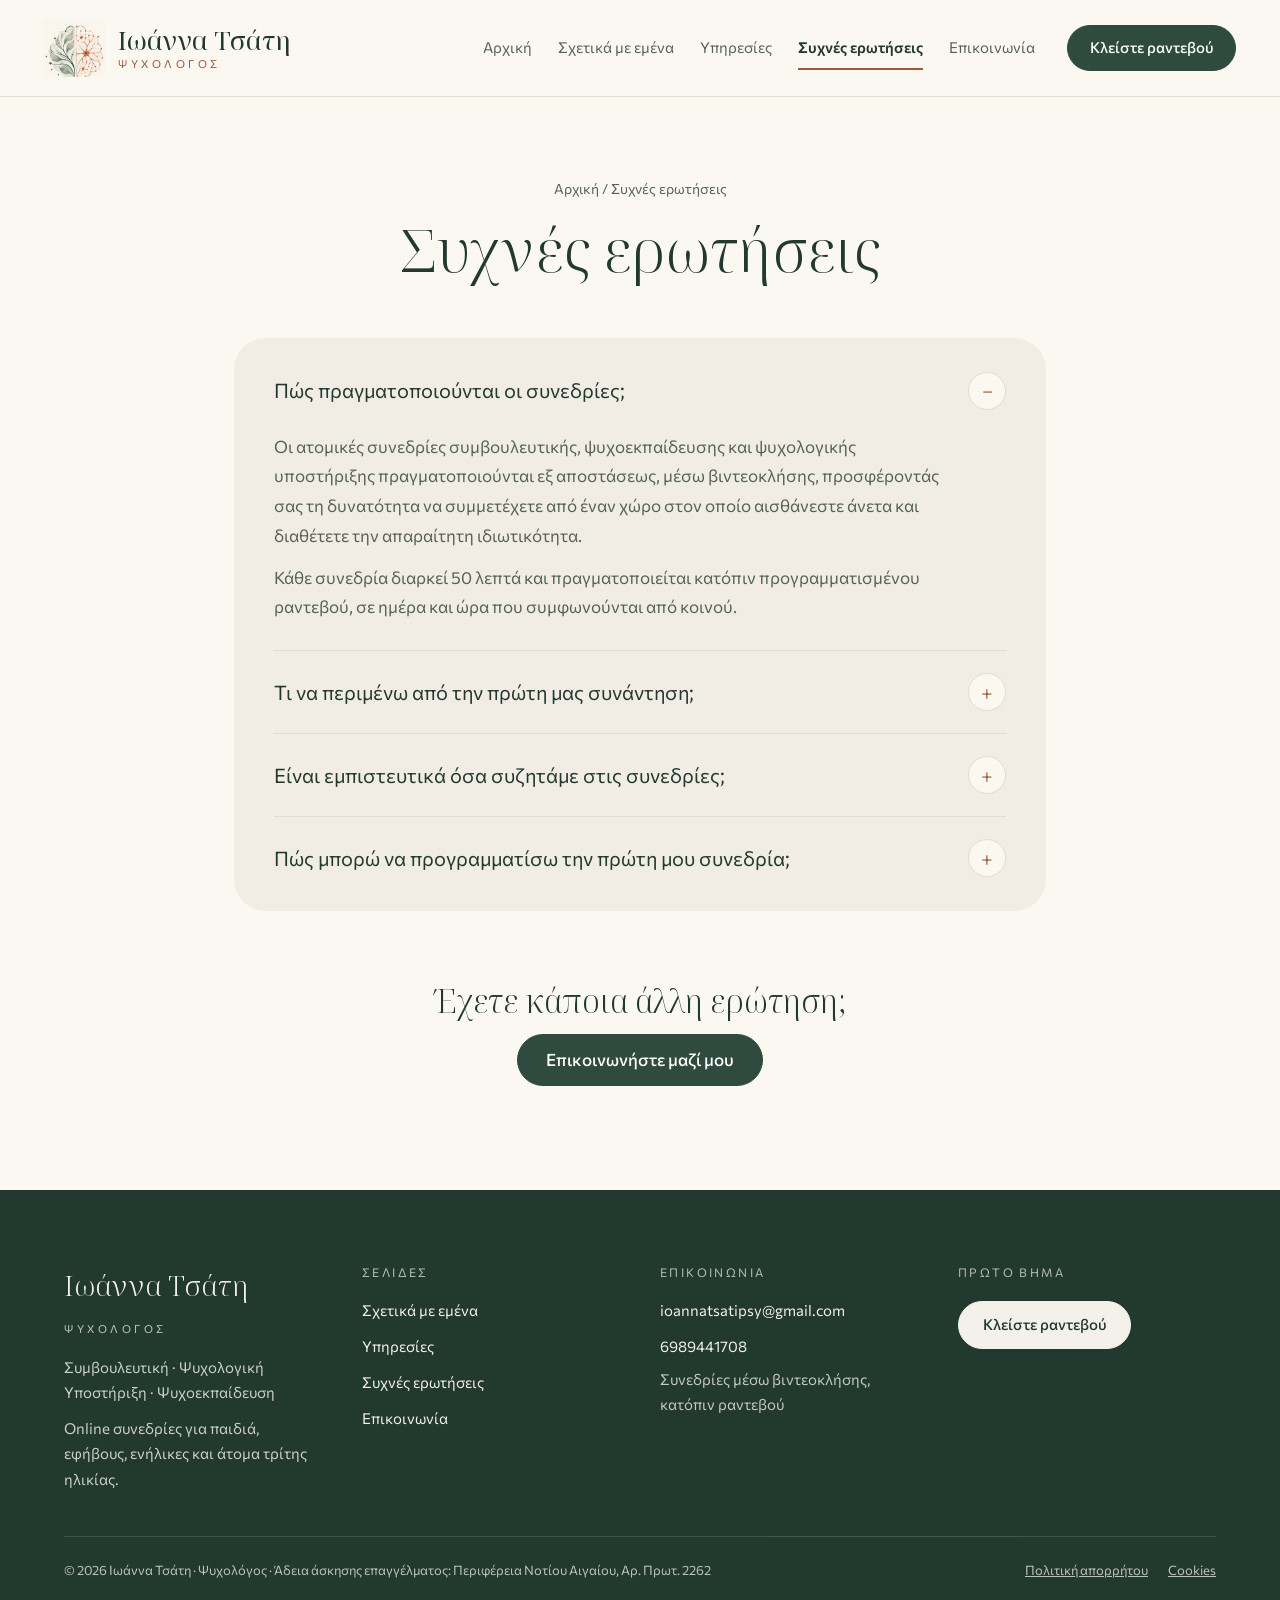
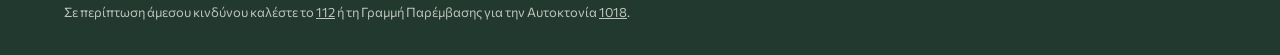
<file: faq.html>
<!doctype html>
<html lang="el">
<head>
<meta charset="utf-8">
<meta name="viewport" content="width=device-width, initial-scale=1">
<title>Συχνές ερωτήσεις — Ιωάννα Τσάτη, Ψυχολόγος</title>
<meta name="description" content="Πώς γίνονται οι online συνεδρίες, τι να περιμένετε από την πρώτη συνάντηση και πώς κλείνετε ραντεβού.">
<meta name="theme-color" content="#FBF8F2">
<link rel="icon" href="assets/img/logo.jpg">
<link rel="preload" href="assets/fonts/noto-serif-display-greek-wght-normal.woff2" as="font" type="font/woff2" crossorigin>
<link rel="preload" href="assets/fonts/commissioner-greek-wght-normal.woff2" as="font" type="font/woff2" crossorigin>
<link rel="stylesheet" href="assets/css/style.css">
<script src="assets/js/main.js" defer></script>
</head>
<body class="page-faq">
<a class="skip-link" href="#main">Μετάβαση στο περιεχόμενο</a>

<header class="site-header">
<div class="bar">
<a class="brand" href="index.html">
<img src="assets/img/logo.jpg" alt="" width="62" height="58">
<span class="brand-text"><span class="brand-name">Ιωάννα Τσάτη</span><span class="brand-role">ΨΥΧΟΛΟΓΟΣ</span></span>
</a>
<button class="menu-toggle" type="button" aria-expanded="false" aria-controls="main-nav" aria-label="Άνοιγμα μενού">
<svg class="icon-open" aria-hidden="true" width="26" height="26" viewBox="0 0 24 24" fill="none" stroke="currentColor" stroke-width="1.6"><path d="M4 7h16M4 12h16M4 17h10"/></svg>
<svg class="icon-close" aria-hidden="true" width="26" height="26" viewBox="0 0 24 24" fill="none" stroke="currentColor" stroke-width="1.6"><path d="M6 6l12 12M18 6L6 18"/></svg>
</button>
<nav class="main-nav" id="main-nav" aria-label="Κύριο μενού">
<a href="index.html">Αρχική</a>
<a href="about.html">Σχετικά με εμένα</a>
<a href="services.html">Υπηρεσίες</a>
<a href="faq.html" aria-current="page">Συχνές ερωτήσεις</a>
<a href="contact.html">Επικοινωνία</a>
<a class="btn btn-primary" href="contact.html">Κλείστε ραντεβού</a>
<div class="nav-contact"><span>ioannatsatipsy@gmail.com</span><span>6989441708</span></div>
</nav>
</div>
</header>

<main id="main">
<section class="wrap wrap-900 stack center" style="padding-top: 80px; padding-bottom: 40px; gap: 16px; align-items: center">
<div class="crumbs"><a href="index.html">Αρχική</a> / Συχνές ερωτήσεις</div>
<h1 class="display" style="font-size: clamp(2.6rem, 4.6vw, 4rem)">Συχνές ερωτήσεις</h1>
</section>

<section class="wrap wrap-860" style="padding-top: 16px; padding-bottom: 72px; line-height: 1.75">
<div class="faq-box">
<details class="faq-item" name="faq" open>
<summary>Πώς πραγματοποιούνται οι συνεδρίες;<span class="sign" aria-hidden="true"></span></summary>
<div class="answer">
<p>Οι ατομικές συνεδρίες συμβουλευτικής, ψυχοεκπαίδευσης και ψυχολογικής υποστήριξης πραγματοποιούνται εξ αποστάσεως, μέσω βιντεοκλήσης, προσφέροντάς σας τη δυνατότητα να συμμετέχετε από έναν χώρο στον οποίο αισθάνεστε άνετα και διαθέτετε την απαραίτητη ιδιωτικότητα.</p>
<p>Κάθε συνεδρία διαρκεί 50 λεπτά και πραγματοποιείται κατόπιν προγραμματισμένου ραντεβού, σε ημέρα και ώρα που συμφωνούνται από κοινού.</p>
</div>
</details>
<details class="faq-item" name="faq">
<summary>Τι να περιμένω από την πρώτη μας συνάντηση;<span class="sign" aria-hidden="true"></span></summary>
<div class="answer">
<p>Η πρώτη μας συνάντηση αποτελεί το αρχικό βήμα της γνωριμίας και της συνεργασίας μας.</p>
<p>Κατά τη διάρκειά της, θα έχετε τον χρόνο και τον χώρο να μοιραστείτε όσα σας απασχολούν, να εκφράσετε τις σκέψεις και τα συναισθήματά σας και να μιλήσετε για τους λόγους που σας οδήγησαν στην αναζήτηση ψυχολογικής υποστήριξης.</p>
<p>Μέσα από τη συζήτησή μας, θα επιδιώξουμε να κατανοήσουμε καλύτερα τις ανάγκες, τις δυσκολίες και τις προσδοκίες σας, χωρίς πίεση να μοιραστείτε περισσότερα από όσα αισθάνεστε έτοιμοι.</p>
<p>Παράλληλα, θα σας ενημερώσω για τον τρόπο διεξαγωγής των συνεδριών, τις αρχές της εμπιστευτικότητας και το πλαίσιο της συνεργασίας μας.</p>
</div>
</details>
<details class="faq-item" name="faq">
<summary>Είναι εμπιστευτικά όσα συζητάμε στις συνεδρίες;<span class="sign" aria-hidden="true"></span></summary>
<div class="answer">
<p>Η εχεμύθεια και ο σεβασμός στην ιδιωτικότητα αποτελούν θεμελιώδεις αρχές της συνεργασίας μας.</p>
<p>Όσα μοιράζεστε κατά τη διάρκεια των συνεδριών αντιμετωπίζονται με εμπιστευτικότητα, σύμφωνα με τις αρχές της επαγγελματικής δεοντολογίας και την ισχύουσα νομοθεσία.</p>
<p>Η εμπιστευτικότητα υπόκειται σε συγκεκριμένα νομικά και δεοντολογικά όρια, τα οποία διευκρινίζονται κατά την έναρξη της συνεργασίας μας.</p>
<p>Στην περίπτωση παιδιών και εφήβων, δίνεται ιδιαίτερη σημασία στην προστασία της ιδιωτικότητάς τους, λαμβάνοντας παράλληλα υπόψη τις υποχρεώσεις ενημέρωσης των γονέων ή κηδεμόνων και τις ανάγκες ασφάλειας και προστασίας τους.</p>
</div>
</details>
<details class="faq-item" name="faq">
<summary>Πώς μπορώ να προγραμματίσω την πρώτη μου συνεδρία;<span class="sign" aria-hidden="true"></span></summary>
<div class="answer">
<p>Η απόφαση να αναζητήσετε ψυχολογική υποστήριξη είναι προσωπική και μπορεί να συνοδεύεται από σκέψεις, ερωτήματα ή δισταγμούς.</p>
<p>Εάν επιθυμείτε να ξεκινήσετε ατομικές συνεδρίες ή να λάβετε περισσότερες πληροφορίες, μπορείτε να επικοινωνήσετε μαζί μου για να προγραμματίσουμε την πρώτη μας συνάντηση.</p>
</div>
</details>
</div>
</section>

<section class="wrap wrap-860 stack center" style="padding-bottom: 104px; gap: 16px; align-items: center">
<h2 class="display" style="font-size: 32px">Έχετε κάποια άλλη ερώτηση;</h2>
<a class="btn btn-primary" href="contact.html">Επικοινωνήστε μαζί μου</a>
</section>
</main>

<footer class="site-footer">
<div class="wrap">
<div class="footer-grid">
<div class="footer-col" style="gap: 10px">
<div class="footer-name">Ιωάννα Τσάτη</div>
<div class="footer-role">ΨΥΧΟΛΟΓΟΣ</div>
<p style="margin-top: 6px">Συμβουλευτική · Ψυχολογική Υποστήριξη · Ψυχοεκπαίδευση</p>
<p>Online συνεδρίες για παιδιά, εφήβους, ενήλικες και άτομα τρίτης ηλικίας.</p>
</div>
<nav class="footer-col" aria-label="Σελίδες">
<div class="footer-label">ΣΕΛΙΔΕΣ</div>
<a href="about.html">Σχετικά με εμένα</a>
<a href="services.html">Υπηρεσίες</a>
<a href="faq.html">Συχνές ερωτήσεις</a>
<a href="contact.html">Επικοινωνία</a>
</nav>
<div class="footer-col">
<div class="footer-label">ΕΠΙΚΟΙΝΩΝΙΑ</div>
<a href="mailto:ioannatsatipsy@gmail.com">ioannatsatipsy@gmail.com</a>
<a href="tel:+306989441708">6989441708</a>
<span style="opacity: .78">Συνεδρίες μέσω βιντεοκλήσης, κατόπιν ραντεβού</span>
</div>
<div class="footer-col">
<div class="footer-label">ΠΡΩΤΟ ΒΗΜΑ</div>
<a class="btn" href="contact.html">Κλείστε ραντεβού</a>
</div>
</div>
<div class="footer-bottom">
<span>© 2026 Ιωάννα Τσάτη · Ψυχολόγος · Άδεια άσκησης επαγγέλματος: Περιφέρεια Νοτίου Αιγαίου, Αρ. Πρωτ. 2262</span>
<nav aria-label="Νομικά"><a href="privacy.html">Πολιτική απορρήτου</a><a href="privacy.html#cookies">Cookies</a></nav>
</div>
<p class="footer-help">Σε περίπτωση άμεσου κινδύνου καλέστε το <a href="tel:112">112</a> ή τη Γραμμή Παρέμβασης για την Αυτοκτονία <a href="tel:1018">1018</a>.</p>
</div>
</footer>

<div class="mobile-cta"><a class="btn btn-primary" href="contact.html">Κλείστε ραντεβού</a></div>
</body>
</html>
</file>
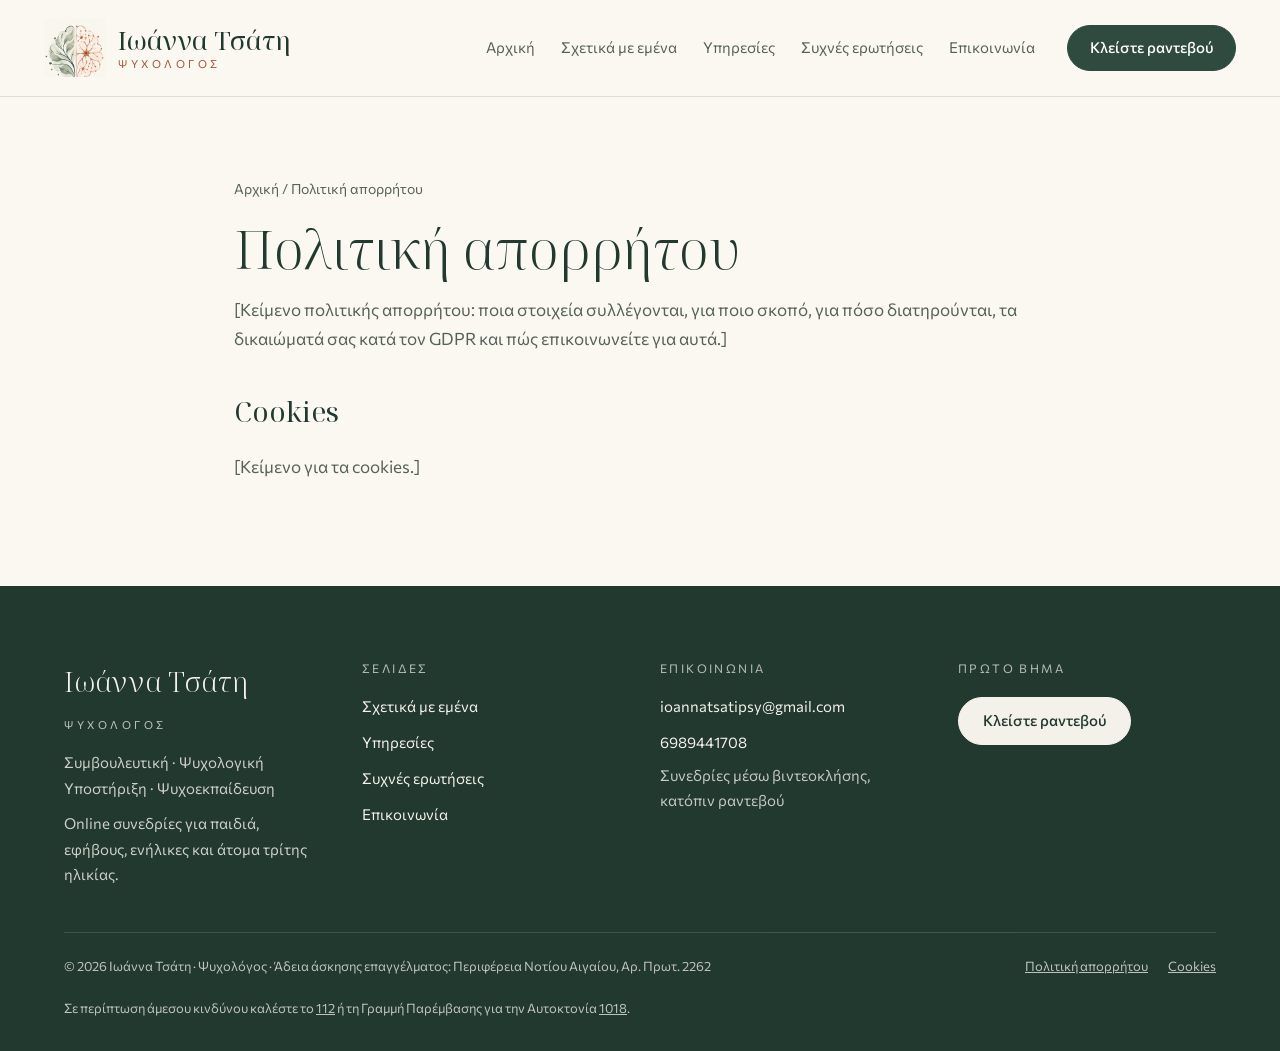
<file: privacy.html>
<!doctype html>
<html lang="el">
<head>
<meta charset="utf-8">
<meta name="viewport" content="width=device-width, initial-scale=1">
<title>Πολιτική απορρήτου — Ιωάννα Τσάτη, Ψυχολόγος</title>
<meta name="description" content="Πολιτική απορρήτου και cookies.">
<meta name="theme-color" content="#FBF8F2">
<link rel="icon" href="assets/img/logo.jpg">
<link rel="preload" href="assets/fonts/noto-serif-display-greek-wght-normal.woff2" as="font" type="font/woff2" crossorigin>
<link rel="preload" href="assets/fonts/commissioner-greek-wght-normal.woff2" as="font" type="font/woff2" crossorigin>
<link rel="stylesheet" href="assets/css/style.css">
<script src="assets/js/main.js" defer></script>
</head>
<body class="page-privacy">
<a class="skip-link" href="#main">Μετάβαση στο περιεχόμενο</a>

<header class="site-header">
<div class="bar">
<a class="brand" href="index.html">
<img src="assets/img/logo.jpg" alt="" width="62" height="58">
<span class="brand-text"><span class="brand-name">Ιωάννα Τσάτη</span><span class="brand-role">ΨΥΧΟΛΟΓΟΣ</span></span>
</a>
<button class="menu-toggle" type="button" aria-expanded="false" aria-controls="main-nav" aria-label="Άνοιγμα μενού">
<svg class="icon-open" aria-hidden="true" width="26" height="26" viewBox="0 0 24 24" fill="none" stroke="currentColor" stroke-width="1.6"><path d="M4 7h16M4 12h16M4 17h10"/></svg>
<svg class="icon-close" aria-hidden="true" width="26" height="26" viewBox="0 0 24 24" fill="none" stroke="currentColor" stroke-width="1.6"><path d="M6 6l12 12M18 6L6 18"/></svg>
</button>
<nav class="main-nav" id="main-nav" aria-label="Κύριο μενού">
<a href="index.html">Αρχική</a>
<a href="about.html">Σχετικά με εμένα</a>
<a href="services.html">Υπηρεσίες</a>
<a href="faq.html">Συχνές ερωτήσεις</a>
<a href="contact.html">Επικοινωνία</a>
<a class="btn btn-primary" href="contact.html">Κλείστε ραντεβού</a>
<div class="nav-contact"><span>ioannatsatipsy@gmail.com</span><span>6989441708</span></div>
</nav>
</div>
</header>

<main id="main">
<section class="wrap wrap-860 section prose" style="padding-top: 80px">
<div class="crumbs"><a href="index.html">Αρχική</a> / Πολιτική απορρήτου</div>
<h1 class="display" style="font-size: clamp(2.4rem, 4.2vw, 3.4rem)">Πολιτική απορρήτου</h1>
<p class="muted">[Κείμενο πολιτικής απορρήτου: ποια στοιχεία συλλέγονται, για ποιο σκοπό, για πόσο διατηρούνται, τα δικαιώματά σας κατά τον GDPR και πώς επικοινωνείτε για αυτά.]</p>
<h2 id="cookies">Cookies</h2>
<p class="muted">[Κείμενο για τα cookies.]</p>
</section>
</main>

<footer class="site-footer">
<div class="wrap">
<div class="footer-grid">
<div class="footer-col" style="gap: 10px">
<div class="footer-name">Ιωάννα Τσάτη</div>
<div class="footer-role">ΨΥΧΟΛΟΓΟΣ</div>
<p style="margin-top: 6px">Συμβουλευτική · Ψυχολογική Υποστήριξη · Ψυχοεκπαίδευση</p>
<p>Online συνεδρίες για παιδιά, εφήβους, ενήλικες και άτομα τρίτης ηλικίας.</p>
</div>
<nav class="footer-col" aria-label="Σελίδες">
<div class="footer-label">ΣΕΛΙΔΕΣ</div>
<a href="about.html">Σχετικά με εμένα</a>
<a href="services.html">Υπηρεσίες</a>
<a href="faq.html">Συχνές ερωτήσεις</a>
<a href="contact.html">Επικοινωνία</a>
</nav>
<div class="footer-col">
<div class="footer-label">ΕΠΙΚΟΙΝΩΝΙΑ</div>
<a href="mailto:ioannatsatipsy@gmail.com">ioannatsatipsy@gmail.com</a>
<a href="tel:+306989441708">6989441708</a>
<span style="opacity: .78">Συνεδρίες μέσω βιντεοκλήσης, κατόπιν ραντεβού</span>
</div>
<div class="footer-col">
<div class="footer-label">ΠΡΩΤΟ ΒΗΜΑ</div>
<a class="btn" href="contact.html">Κλείστε ραντεβού</a>
</div>
</div>
<div class="footer-bottom">
<span>© 2026 Ιωάννα Τσάτη · Ψυχολόγος · Άδεια άσκησης επαγγέλματος: Περιφέρεια Νοτίου Αιγαίου, Αρ. Πρωτ. 2262</span>
<nav aria-label="Νομικά"><a href="privacy.html">Πολιτική απορρήτου</a><a href="privacy.html#cookies">Cookies</a></nav>
</div>
<p class="footer-help">Σε περίπτωση άμεσου κινδύνου καλέστε το <a href="tel:112">112</a> ή τη Γραμμή Παρέμβασης για την Αυτοκτονία <a href="tel:1018">1018</a>.</p>
</div>
</footer>

<div class="mobile-cta"><a class="btn btn-primary" href="contact.html">Κλείστε ραντεβού</a></div>
</body>
</html>
</file>
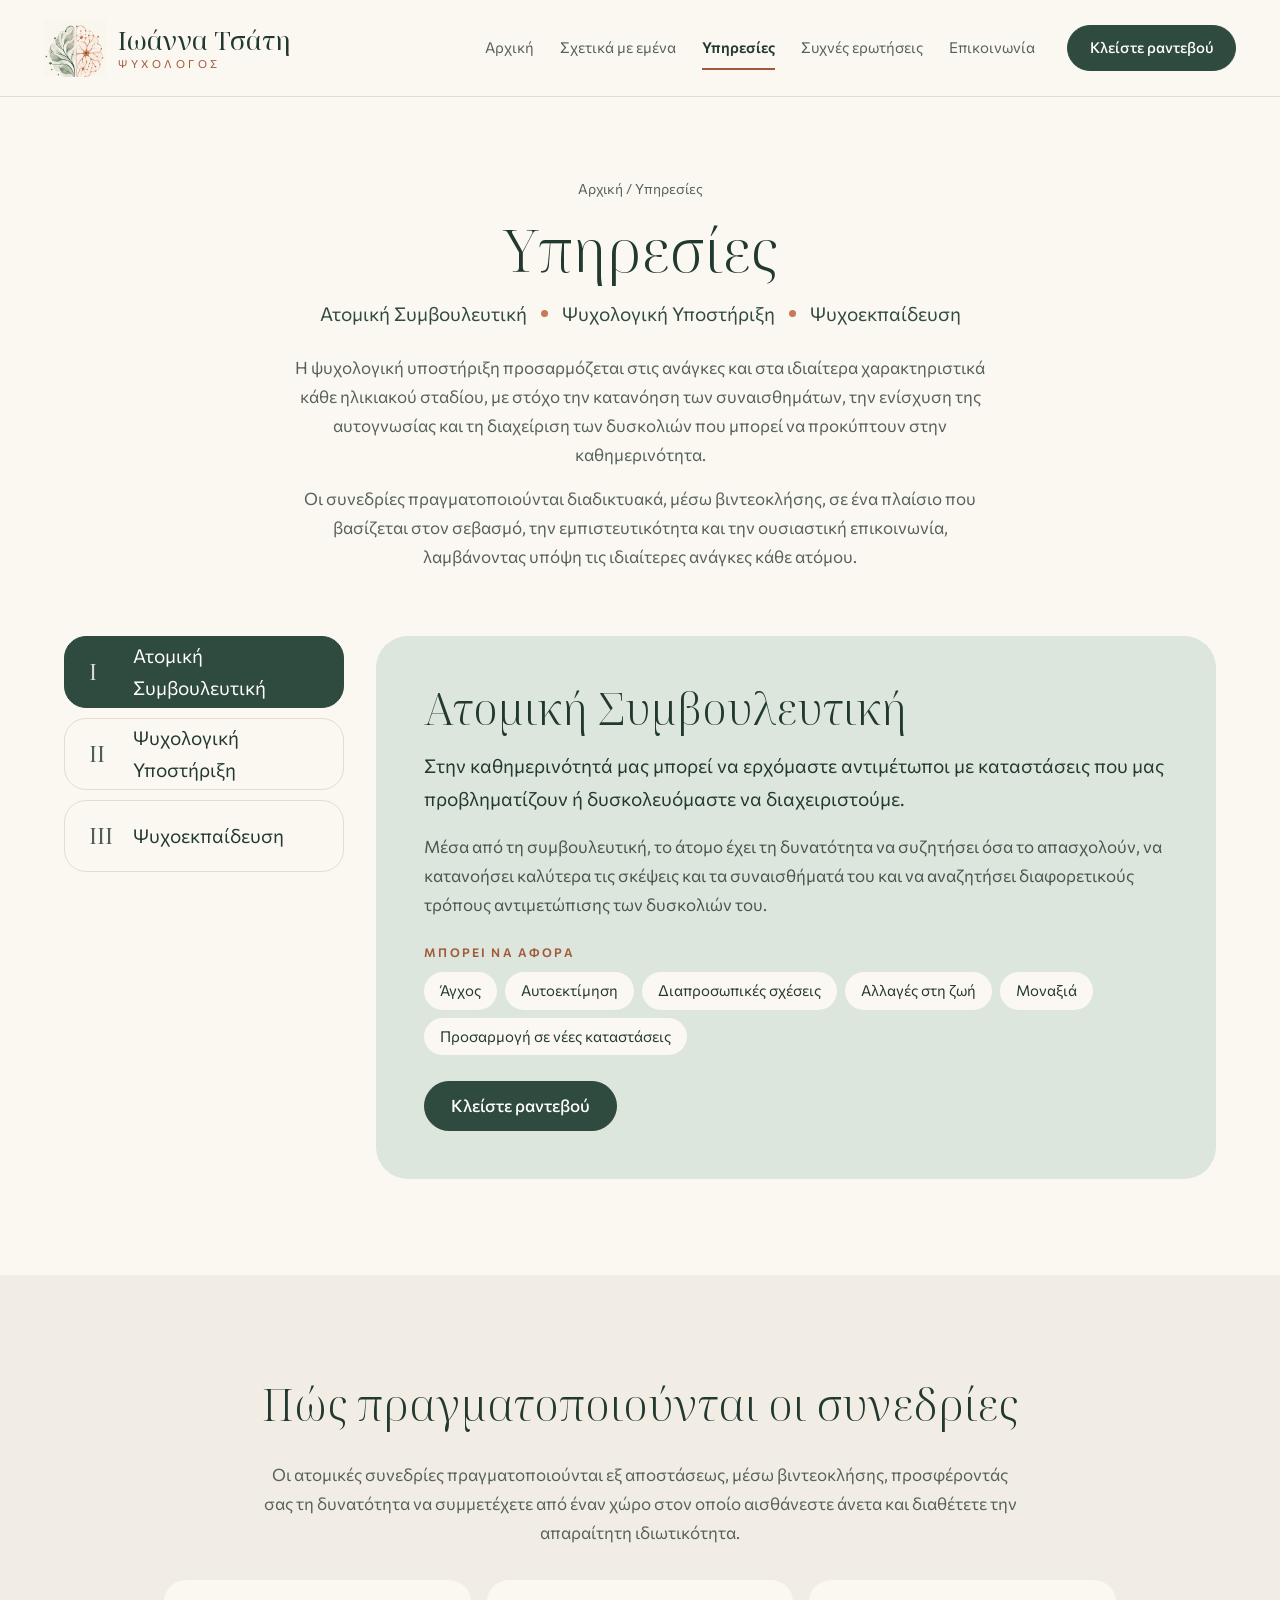
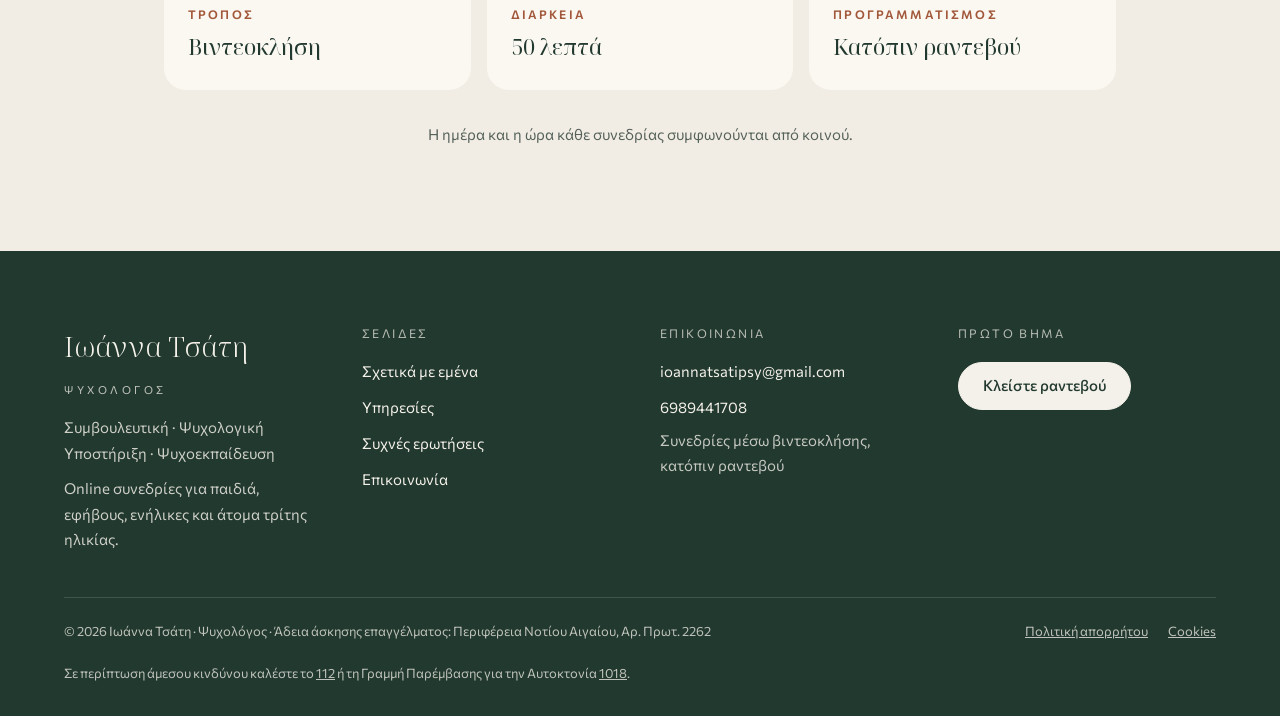
<file: services.html>
<!doctype html>
<html lang="el">
<head>
<meta charset="utf-8">
<meta name="viewport" content="width=device-width, initial-scale=1">
<title>Υπηρεσίες — Ιωάννα Τσάτη, Ψυχολόγος</title>
<meta name="description" content="Ατομική Συμβουλευτική, Ψυχολογική Υποστήριξη και Ψυχοεκπαίδευση για παιδιά, εφήβους, ενήλικες και άτομα τρίτης ηλικίας, μέσω βιντεοκλήσης.">
<meta name="theme-color" content="#FBF8F2">
<link rel="icon" href="assets/img/logo.jpg">
<link rel="preload" href="assets/fonts/noto-serif-display-greek-wght-normal.woff2" as="font" type="font/woff2" crossorigin>
<link rel="preload" href="assets/fonts/commissioner-greek-wght-normal.woff2" as="font" type="font/woff2" crossorigin>
<link rel="stylesheet" href="assets/css/style.css">
<script src="assets/js/main.js" defer></script>
</head>
<body class="page-services">
<a class="skip-link" href="#main">Μετάβαση στο περιεχόμενο</a>

<header class="site-header">
<div class="bar">
<a class="brand" href="index.html">
<img src="assets/img/logo.jpg" alt="" width="62" height="58">
<span class="brand-text"><span class="brand-name">Ιωάννα Τσάτη</span><span class="brand-role">ΨΥΧΟΛΟΓΟΣ</span></span>
</a>
<button class="menu-toggle" type="button" aria-expanded="false" aria-controls="main-nav" aria-label="Άνοιγμα μενού">
<svg class="icon-open" aria-hidden="true" width="26" height="26" viewBox="0 0 24 24" fill="none" stroke="currentColor" stroke-width="1.6"><path d="M4 7h16M4 12h16M4 17h10"/></svg>
<svg class="icon-close" aria-hidden="true" width="26" height="26" viewBox="0 0 24 24" fill="none" stroke="currentColor" stroke-width="1.6"><path d="M6 6l12 12M18 6L6 18"/></svg>
</button>
<nav class="main-nav" id="main-nav" aria-label="Κύριο μενού">
<a href="index.html">Αρχική</a>
<a href="about.html">Σχετικά με εμένα</a>
<a href="services.html" aria-current="page">Υπηρεσίες</a>
<a href="faq.html">Συχνές ερωτήσεις</a>
<a href="contact.html">Επικοινωνία</a>
<a class="btn btn-primary" href="contact.html">Κλείστε ραντεβού</a>
<div class="nav-contact"><span>ioannatsatipsy@gmail.com</span><span>6989441708</span></div>
</nav>
</div>
</header>

<main id="main">
<section class="wrap wrap-900 stack center" style="padding-top: 80px; padding-bottom: 48px; gap: 16px; align-items: center">
<div class="crumbs"><a href="index.html">Αρχική</a> / Υπηρεσίες</div>
<h1 class="display" style="font-size: clamp(2.6rem, 4.6vw, 4rem)">Υπηρεσίες</h1>
<p class="dots">Ατομική Συμβουλευτική <span class="dot" aria-hidden="true"></span> Ψυχολογική Υποστήριξη <span class="dot" aria-hidden="true"></span> Ψυχοεκπαίδευση</p>
<p class="muted" style="max-width: 720px; margin-top: 8px">Η ψυχολογική υποστήριξη προσαρμόζεται στις ανάγκες και στα ιδιαίτερα χαρακτηριστικά κάθε ηλικιακού σταδίου, με στόχο την κατανόηση των συναισθημάτων, την ενίσχυση της αυτογνωσίας και τη διαχείριση των δυσκολιών που μπορεί να προκύπτουν στην καθημερινότητα.</p>
<p class="muted" style="max-width: 720px">Οι συνεδρίες πραγματοποιούνται διαδικτυακά, μέσω βιντεοκλήσης, σε ένα πλαίσιο που βασίζεται στον σεβασμό, την εμπιστευτικότητα και την ουσιαστική επικοινωνία, λαμβάνοντας υπόψη τις ιδιαίτερες ανάγκες κάθε ατόμου.</p>
</section>

<section class="wrap svc-layout" style="padding-top: 16px; padding-bottom: 96px">
<div class="svc-tabs" role="tablist" aria-label="Υπηρεσίες" aria-orientation="vertical">
<button class="svc-tab" type="button" role="tab" id="tab-1" aria-controls="svc-1" aria-selected="true" data-slug="symvouleftiki"><span class="n">I</span><span>Ατομική Συμβουλευτική</span></button>
<button class="svc-tab" type="button" role="tab" id="tab-2" aria-controls="svc-2" aria-selected="false" tabindex="-1" data-slug="ypostirixi"><span class="n">II</span><span>Ψυχολογική Υποστήριξη</span></button>
<button class="svc-tab" type="button" role="tab" id="tab-3" aria-controls="svc-3" aria-selected="false" tabindex="-1" data-slug="psychoekpaidefsi"><span class="n">III</span><span>Ψυχοεκπαίδευση</span></button>
</div>
<article class="svc-panel tint-sage" role="tabpanel" id="svc-1" aria-labelledby="tab-1">
<h2>Ατομική Συμβουλευτική</h2>
<p class="intro">Στην καθημερινότητά μας μπορεί να ερχόμαστε αντιμέτωποι με καταστάσεις που μας προβληματίζουν ή δυσκολευόμαστε να διαχειριστούμε.</p>
<p class="body">Μέσα από τη συμβουλευτική, το άτομο έχει τη δυνατότητα να συζητήσει όσα το απασχολούν, να κατανοήσει καλύτερα τις σκέψεις και τα συναισθήματά του και να αναζητήσει διαφορετικούς τρόπους αντιμετώπισης των δυσκολιών του.</p>
<div class="topics">
<span class="tile-label">Μπορεί να αφορά</span>
<div class="pills"><span class="pill">Άγχος</span><span class="pill">Αυτοεκτίμηση</span><span class="pill">Διαπροσωπικές σχέσεις</span><span class="pill">Αλλαγές στη ζωή</span><span class="pill">Μοναξιά</span><span class="pill">Προσαρμογή σε νέες καταστάσεις</span></div>
</div>
<a class="btn btn-primary" href="contact.html">Κλείστε ραντεβού</a>
</article>
<article class="svc-panel tint-peach" role="tabpanel" id="svc-2" aria-labelledby="tab-2">
<h2>Ψυχολογική Υποστήριξη</h2>
<p class="intro">Υπάρχουν περίοδοι στη ζωή μας κατά τις οποίες μπορεί να αισθανόμαστε πιεσμένοι, απογοητευμένοι ή να δυσκολευόμαστε να διαχειριστούμε όσα συμβαίνουν γύρω μας.</p>
<p class="body">Η ψυχολογική υποστήριξη προσφέρει έναν χώρο όπου το άτομο μπορεί να μιλήσει ελεύθερα για όσα το απασχολούν, να εκφράσει τα συναισθήματά του και να αισθανθεί ότι ακούγεται χωρίς κριτική.</p>
<p class="body">Μέσα από τη συνεργασία, στόχος είναι η καλύτερη κατανόηση των δυσκολιών και η αναζήτηση τρόπων που μπορούν να βοηθήσουν το άτομο να τις διαχειριστεί.</p>
<a class="btn btn-primary" href="contact.html">Κλείστε ραντεβού</a>
</article>
<article class="svc-panel tint-sage-2" role="tabpanel" id="svc-3" aria-labelledby="tab-3">
<h2>Ψυχοεκπαίδευση</h2>
<p class="intro">Πολλές φορές μπορεί να βιώνουμε συναισθήματα ή να παρατηρούμε συμπεριφορές που δυσκολευόμαστε να κατανοήσουμε.</p>
<p class="body">Η ψυχοεκπαίδευση έχει ως στόχο να βοηθήσει το άτομο να αποκτήσει περισσότερες γνώσεις σχετικά με την ψυχική υγεία, τα συναισθήματα και τον τρόπο με τον οποίο οι σκέψεις και οι συμπεριφορές μας συνδέονται μεταξύ τους.</p>
<p class="body">Μέσα από την παροχή επιστημονικά τεκμηριωμένων πληροφοριών και πρακτικών στρατηγικών, το άτομο μπορεί να κατανοήσει καλύτερα όσα βιώνει και να αναπτύξει δεξιότητες για τη διαχείριση των δυσκολιών της καθημερινότητας.</p>
<p class="svc-note">Η ψυχοεκπαίδευση μπορεί να αποτελεί μέρος της συμβουλευτικής και της ψυχολογικής υποστήριξης.</p>
<a class="btn btn-primary" href="contact.html">Κλείστε ραντεβού</a>
</article>
</section>

<section class="bg-sand">
<div class="wrap wrap-1000 section stack" style="gap: 32px">
<h2 class="display h2 center">Πώς πραγματοποιούνται οι συνεδρίες</h2>
<p class="muted center" style="max-width: 760px; margin: 0 auto">Οι ατομικές συνεδρίες πραγματοποιούνται εξ αποστάσεως, μέσω βιντεοκλήσης, προσφέροντάς σας τη δυνατότητα να συμμετέχετε από έναν χώρο στον οποίο αισθάνεστε άνετα και διαθέτετε την απαραίτητη ιδιωτικότητα.</p>
<div class="info-tiles">
<div class="info-tile"><span class="tile-label">Τρόπος</span><span class="val">Βιντεοκλήση</span></div>
<div class="info-tile"><span class="tile-label">Διάρκεια</span><span class="val">50 λεπτά</span></div>
<div class="info-tile"><span class="tile-label">Προγραμματισμός</span><span class="val">Κατόπιν ραντεβού</span></div>
</div>
<p class="muted center" style="font-size: 15px">Η ημέρα και η ώρα κάθε συνεδρίας συμφωνούνται από κοινού.</p>
</div>
</section>
</main>

<footer class="site-footer">
<div class="wrap">
<div class="footer-grid">
<div class="footer-col" style="gap: 10px">
<div class="footer-name">Ιωάννα Τσάτη</div>
<div class="footer-role">ΨΥΧΟΛΟΓΟΣ</div>
<p style="margin-top: 6px">Συμβουλευτική · Ψυχολογική Υποστήριξη · Ψυχοεκπαίδευση</p>
<p>Online συνεδρίες για παιδιά, εφήβους, ενήλικες και άτομα τρίτης ηλικίας.</p>
</div>
<nav class="footer-col" aria-label="Σελίδες">
<div class="footer-label">ΣΕΛΙΔΕΣ</div>
<a href="about.html">Σχετικά με εμένα</a>
<a href="services.html">Υπηρεσίες</a>
<a href="faq.html">Συχνές ερωτήσεις</a>
<a href="contact.html">Επικοινωνία</a>
</nav>
<div class="footer-col">
<div class="footer-label">ΕΠΙΚΟΙΝΩΝΙΑ</div>
<a href="mailto:ioannatsatipsy@gmail.com">ioannatsatipsy@gmail.com</a>
<a href="tel:+306989441708">6989441708</a>
<span style="opacity: .78">Συνεδρίες μέσω βιντεοκλήσης, κατόπιν ραντεβού</span>
</div>
<div class="footer-col">
<div class="footer-label">ΠΡΩΤΟ ΒΗΜΑ</div>
<a class="btn" href="contact.html">Κλείστε ραντεβού</a>
</div>
</div>
<div class="footer-bottom">
<span>© 2026 Ιωάννα Τσάτη · Ψυχολόγος · Άδεια άσκησης επαγγέλματος: Περιφέρεια Νοτίου Αιγαίου, Αρ. Πρωτ. 2262</span>
<nav aria-label="Νομικά"><a href="privacy.html">Πολιτική απορρήτου</a><a href="privacy.html#cookies">Cookies</a></nav>
</div>
<p class="footer-help">Σε περίπτωση άμεσου κινδύνου καλέστε το <a href="tel:112">112</a> ή τη Γραμμή Παρέμβασης για την Αυτοκτονία <a href="tel:1018">1018</a>.</p>
</div>
</footer>

<div class="mobile-cta"><a class="btn btn-primary" href="contact.html">Κλείστε ραντεβού</a></div>
</body>
</html>
</file>
<file: assets/css/style.css>
/* Ιωάννα Τσάτη — site styles. Palette "Φασκόμηλο & Πηλός" (sage & clay). */

@font-face {
  font-family: "Commissioner";
  src: url("../fonts/commissioner-greek-wght-normal.woff2") format("woff2");
  font-weight: 100 900;
  font-display: swap;
  unicode-range: U+0370-0377, U+037A-037F, U+0384-038A, U+038C, U+038E-03A1, U+03A3-03FF;
}
@font-face {
  font-family: "Commissioner";
  src: url("../fonts/commissioner-latin-wght-normal.woff2") format("woff2");
  font-weight: 100 900;
  font-display: swap;
  unicode-range: U+0000-00FF, U+0131, U+0152-0153, U+02BB-02BC, U+02C6, U+02DA, U+02DC, U+0304, U+0308, U+0329, U+2000-206F, U+20AC, U+2122, U+2191, U+2193, U+2212, U+2215, U+FEFF, U+FFFD;
}
@font-face {
  font-family: "Noto Serif Display";
  src: url("../fonts/noto-serif-display-greek-wght-normal.woff2") format("woff2");
  font-weight: 100 900;
  font-display: swap;
  unicode-range: U+0370-0377, U+037A-037F, U+0384-038A, U+038C, U+038E-03A1, U+03A3-03FF;
}
@font-face {
  font-family: "Noto Serif Display";
  src: url("../fonts/noto-serif-display-latin-wght-normal.woff2") format("woff2");
  font-weight: 100 900;
  font-display: swap;
  unicode-range: U+0000-00FF, U+0131, U+0152-0153, U+02BB-02BC, U+02C6, U+02DA, U+02DC, U+0304, U+0308, U+0329, U+2000-206F, U+20AC, U+2122, U+2191, U+2193, U+2212, U+2215, U+FEFF, U+FFFD;
}

:root {
  --bg: #FBF8F2;
  --sand: #F2EDE4;
  --line: #E3DCCF;
  --sage: #DCE6DC;
  --sage-2: #E6EDE4;
  --peach: #F4E2D6;
  --ink: #22392F;
  --green: #2F4A3E;
  --muted: #55625A;
  --clay: #A2583A;
  --dot: #C77A55;
  --cream: #F4F1EA;
  --serif: "Noto Serif Display", Georgia, serif;
  --sans: "Commissioner", system-ui, sans-serif;
}

*, *::before, *::after { box-sizing: border-box; }
html { -webkit-text-size-adjust: 100%; scroll-behavior: smooth; }
@media (prefers-reduced-motion: reduce) { html { scroll-behavior: auto; } }
body {
  margin: 0;
  background: var(--bg);
  color: var(--ink);
  font-family: var(--sans);
  font-size: 17px;
  line-height: 1.7;
}
img { max-width: 100%; height: auto; display: block; }
a { color: inherit; }
a:hover { opacity: .85; }
:focus-visible { outline: 2px solid var(--clay); outline-offset: 3px; }
h1, h2, h3 { margin: 0; }
p { margin: 0; }

.skip-link { position: absolute; left: -9999px; top: 8px; z-index: 100; background: var(--green); color: #fff; padding: 10px 18px; border-radius: 999px; }
.skip-link:focus { left: 16px; }

.wrap { max-width: 1200px; margin: 0 auto; padding-left: 24px; padding-right: 24px; }
.wrap-900 { max-width: 900px; }
.wrap-860 { max-width: 860px; }
.wrap-1000 { max-width: 1000px; }
.bg-sand { background: var(--sand); }
.center { text-align: center; }

.eyebrow { font-size: 13px; letter-spacing: .22em; color: var(--clay); font-weight: 500; text-transform: uppercase; }
.display { font-family: var(--serif); font-weight: 300; line-height: 1.1; }
.h1 { font-size: clamp(2.5rem, 4.6vw, 3.9rem); }
.h1-long { font-size: clamp(2.2rem, 3.7vw, 3.3rem); line-height: 1.14; }
.h2 { font-size: clamp(2rem, 3.4vw, 3rem); line-height: 1.15; }
.clay { color: var(--clay); }
.ink { color: var(--ink); font-weight: 600; }
.muted { color: var(--muted); }
.crumbs { font-size: 14px; color: var(--muted); }
.crumbs a { text-decoration: none; }

.dots { display: flex; flex-wrap: wrap; align-items: center; gap: 6px 14px; font-size: 19px; color: var(--green); }
.dots .dot { width: 7px; height: 7px; border-radius: 50%; background: var(--dot); }
.center .dots, .dots.center { justify-content: center; }

/* Buttons */
.btn {
  display: inline-flex; align-items: center; justify-content: center;
  min-height: 52px; padding: 0 28px; border-radius: 999px;
  font: inherit; font-weight: 500; text-decoration: none; cursor: pointer;
  border: 1px solid var(--green);
}
.btn-primary { background: var(--green); color: #fff; }
.btn-outline { background: transparent; color: var(--green); }
.btn-row { display: flex; flex-wrap: wrap; gap: 14px; }
.link-line {
  display: inline-flex; align-items: center; gap: 10px; min-height: 44px;
  color: var(--green); font-weight: 500; text-decoration: none;
  border-bottom: 1px solid var(--green); align-self: flex-start;
}

/* Header */
.site-header { background: var(--bg); border-bottom: 1px solid var(--line); position: relative; z-index: 20; }
.site-header .bar {
  max-width: 1240px; margin: 0 auto; padding: 14px 24px; min-height: 96px;
  display: flex; align-items: center; justify-content: space-between; gap: 12px 28px;
}
.brand { display: flex; align-items: center; gap: 12px; text-decoration: none; }
.brand img { width: 62px; height: 58px; object-fit: contain; mix-blend-mode: multiply; }
.brand-text { display: flex; flex-direction: column; line-height: 1.1; }
.brand-name { font-family: var(--serif); font-size: 26px; font-weight: 400; }
.brand-role { font-size: 11px; letter-spacing: .32em; color: var(--clay); margin-top: 4px; }
.main-nav { display: flex; flex-wrap: wrap; align-items: center; gap: 4px 26px; font-size: 15px; }
.main-nav a { display: inline-flex; align-items: center; min-height: 44px; text-decoration: none; color: var(--muted); }
.main-nav a[aria-current="page"] { color: var(--ink); font-weight: 600; box-shadow: inset 0 -2px 0 var(--clay); }
.main-nav .btn { min-height: 46px; padding: 0 22px; margin-left: 6px; color: #fff; }
.main-nav .nav-contact { display: none; }
.menu-toggle {
  display: none; width: 48px; height: 48px; border: 0; background: none; color: var(--ink);
  align-items: center; justify-content: center; cursor: pointer; padding: 0;
}
.menu-toggle .icon-close { display: none; }
.menu-open .menu-toggle .icon-open { display: none; }
.menu-open .menu-toggle .icon-close { display: block; }

/* Sticky bottom CTA (phones) */
.mobile-cta { display: none; }

@media (max-width: 960px) {
  .site-header { position: sticky; top: 0; }
  .site-header .bar { min-height: 68px; padding: 10px 10px 10px 14px; }
  .brand img { width: 42px; height: 40px; }
  .brand-name { font-size: 19px; }
  .brand-role { font-size: 9px; letter-spacing: .3em; margin-top: 3px; }
  .menu-toggle { display: flex; }
  .main-nav {
    display: none; position: fixed; top: 68px; left: 0; right: 0; bottom: 0;
    background: var(--bg); padding: 24px 24px 32px; flex-direction: column; flex-wrap: nowrap;
    align-items: stretch; gap: 0; overflow-y: auto;
  }
  .menu-open .main-nav { display: flex; }
  .main-nav a:not(.btn) {
    min-height: 60px; justify-content: space-between; border-bottom: 1px solid var(--line);
    font-family: var(--serif); font-size: 26px; font-weight: 300; color: var(--ink);
  }
  .main-nav a:not(.btn)::after { content: "→"; font-family: var(--sans); font-size: 18px; color: var(--clay); }
  .main-nav a[aria-current="page"] { box-shadow: none; font-weight: 400; }
  .main-nav .btn { margin: 24px 0 0; }
  .main-nav .nav-contact { display: flex; flex-direction: column; gap: 6px; margin-top: auto; padding-top: 24px; font-size: 15px; color: var(--muted); }
  .menu-open { overflow: hidden; }

  .mobile-cta {
    display: block; position: fixed; left: 0; right: 0; bottom: 0; z-index: 15;
    padding: 14px 16px calc(14px + env(safe-area-inset-bottom)); background: var(--bg); border-top: 1px solid var(--line);
  }
  .mobile-cta .btn { width: 100%; }
  body { padding-bottom: 84px; }
  body.page-contact { padding-bottom: 0; }
  body.page-contact .mobile-cta { display: none; }
}

/* Hero */
.hero { overflow: hidden; }
.hero .wrap { padding-top: 64px; padding-bottom: 80px; display: flex; flex-wrap: wrap; align-items: center; gap: 48px; }
.hero-text { flex: 1 1 480px; min-width: 0; display: flex; flex-direction: column; gap: 22px; }
.hero-text .audience { font-size: 20px; }
.hero-text .lead { max-width: 520px; color: var(--muted); }
.hero-art { flex: 1 1 400px; min-width: 0; display: flex; justify-content: center; position: relative; }
.hero-art .blob-a { position: absolute; width: 360px; height: 360px; border-radius: 50%; background: var(--sage); top: 0; left: 6%; opacity: .7; }
.hero-art .blob-b { position: absolute; width: 300px; height: 300px; border-radius: 50%; background: var(--peach); bottom: -10px; right: 6%; opacity: .85; }
.hero-art img { position: relative; width: 100%; max-width: 440px; mix-blend-mode: multiply; }
@media (max-width: 600px) {
  .hero .wrap { padding-top: 32px; padding-bottom: 48px; gap: 24px; }
  .hero-art { order: -1; }
  .hero-art img { max-width: 220px; }
  .hero-art .blob-a { width: 220px; height: 220px; left: auto; right: -40px; }
  .hero-art .blob-b { width: 160px; height: 160px; right: auto; left: 10%; }
  .hero-text .h1 { font-size: 31px; line-height: 1.15; }
  .hero-text .audience { font-size: 17px; }
  .hero-text .dots { font-size: 16px; }
}

/* Facts strip */
.facts { background: var(--sand); border-top: 1px solid var(--line); border-bottom: 1px solid var(--line); }
.facts .wrap { padding-top: 28px; padding-bottom: 28px; display: grid; grid-template-columns: repeat(auto-fit, minmax(220px, 1fr)); gap: 20px; }
.fact { display: flex; align-items: center; gap: 14px; }
.fact svg { flex-shrink: 0; }

/* Generic sections */
.section { padding-top: 104px; padding-bottom: 104px; }
@media (max-width: 600px) { .section { padding-top: 64px; padding-bottom: 64px; } }
.stack { display: flex; flex-direction: column; gap: 18px; }
.split { display: flex; flex-wrap: wrap; gap: 64px; align-items: center; }
.split > * { min-width: 0; }
.portrait {
  width: 100%; height: auto; aspect-ratio: 4 / 5; object-fit: cover; object-position: 50% 20%;
  border-radius: 220px 220px 24px 24px; background: var(--peach);
}
@media (max-width: 600px) {
  .portrait { aspect-ratio: 4 / 4.4; object-position: 50% 18%; border-radius: 160px 160px 18px 18px; }
}
.section-head { display: flex; flex-wrap: wrap; justify-content: space-between; align-items: flex-end; gap: 16px; }
.section-head .link-line { align-self: auto; }

/* Service cards */
.cards { display: grid; grid-template-columns: repeat(auto-fit, minmax(280px, 1fr)); gap: 24px; }
.card {
  text-decoration: none; color: inherit; background: var(--bg); border-radius: 24px;
  padding: 34px 30px; display: flex; flex-direction: column; gap: 14px; min-height: 280px;
}
.card .num {
  width: 56px; height: 56px; border-radius: 50%; display: flex; align-items: center; justify-content: center;
  font-family: var(--serif); font-size: 22px; color: var(--green);
}
.card h3 { font-family: var(--serif); font-weight: 400; font-size: 26px; line-height: 1.2; }
.card p { color: var(--muted); font-size: 16px; flex-grow: 1; }
.card .more { color: var(--green); font-weight: 500; font-size: 15px; }
.tint-sage { background: var(--sage); }
.tint-peach { background: var(--peach); }
.tint-sage-2 { background: var(--sage-2); }

/* Process */
.process { background: var(--green); color: #fff; }
.process .wrap { display: flex; flex-direction: column; gap: 48px; }
.steps { display: grid; grid-template-columns: repeat(auto-fit, minmax(260px, 1fr)); gap: 40px; }
.step { display: flex; flex-direction: column; gap: 12px; border-top: 1px solid rgba(255,255,255,.35); padding-top: 24px; }
.step .n { font-family: var(--serif); font-size: 44px; font-weight: 300; }
.step h3 { font-weight: 500; font-size: 21px; }
.step p { opacity: .88; }

/* FAQ (native <details>) */
.faq-list { display: flex; flex-direction: column; }
.faq-item { border-bottom: 1px solid var(--line); }
.faq-item summary {
  list-style: none; min-height: 72px; padding: 20px 0; display: flex; justify-content: space-between;
  align-items: center; gap: 16px; font-size: 20px; cursor: pointer;
}
.faq-item summary::-webkit-details-marker { display: none; }
.faq-item summary .sign { font-size: 26px; color: var(--clay); font-weight: 300; flex-shrink: 0; }
.faq-item summary .sign::before { content: "+"; }
.faq-item[open] summary .sign::before { content: "−"; }
.faq-item .answer { padding: 0 0 26px; color: var(--muted); display: flex; flex-direction: column; gap: 12px; }

.faq-box { background: var(--sand); border-radius: 32px; padding: 12px 40px; }
.faq-box .faq-item:last-child { border-bottom: 0; }
.faq-box .faq-item summary { min-height: 80px; padding: 22px 0; }
.faq-box .faq-item summary .sign {
  width: 38px; height: 38px; border-radius: 50%; border: 1px solid var(--line); background: var(--bg);
  display: flex; align-items: center; justify-content: center; font-size: 20px;
}
.faq-box .faq-item .answer { padding: 0 52px 28px 0; }
@media (max-width: 600px) {
  .faq-box { padding: 4px 20px; border-radius: 24px; }
  .faq-box .faq-item .answer { padding-right: 0; }
  .faq-item summary { font-size: 18px; }
}

/* CTA panel */
.cta-panel {
  background: var(--peach); border-radius: 36px; padding: 72px 40px; text-align: center;
  display: flex; flex-direction: column; align-items: center; gap: 20px; position: relative; overflow: hidden;
}
.cta-panel > * { position: relative; }
.cta-panel .blob { position: absolute; width: 280px; height: 280px; border-radius: 50%; background: var(--sage); left: -80px; bottom: -120px; opacity: .8; }
.cta-panel h2 { max-width: 780px; line-height: 1.18; }
.cta-panel p { color: var(--muted); max-width: 620px; }
@media (max-width: 600px) { .cta-panel { padding: 48px 22px; border-radius: 28px; } }

/* About page */
.about-photo { flex: 1 1 380px; position: relative; }
.about-photo .blob { position: absolute; width: 240px; height: 240px; border-radius: 50%; background: var(--sage); left: -40px; top: -30px; }
.about-photo .portrait { position: relative; border-radius: 240px 240px 28px 28px; }
@media (max-width: 600px) { .about-photo .portrait { border-radius: 160px 160px 18px 18px; } }
.timeline { list-style: none; margin: 0; padding: 0; display: flex; flex-direction: column; }
.timeline li { display: flex; gap: 28px; padding: 22px 0; border-bottom: 1px solid var(--line); }
.timeline .tag { flex: 0 0 120px; font-family: var(--serif); font-size: 20px; color: var(--clay); }
.timeline .what { display: flex; flex-direction: column; gap: 2px; }
.timeline strong { font-weight: 500; }
.timeline .place { color: var(--muted); font-size: 16px; }
@media (max-width: 600px) { .timeline li { flex-direction: column; gap: 4px; } .timeline .tag { flex-basis: auto; } }
.timeline .status { color: var(--clay); font-size: 15px; }
.approach-lead { font-family: var(--serif); font-size: 24px; line-height: 1.45; font-weight: 300; }
@media (max-width: 600px) { .approach-lead { font-size: 21px; } }

/* Services page */
.svc-layout { display: flex; flex-wrap: wrap; gap: 32px; align-items: flex-start; }
.svc-tabs { flex: 1 1 280px; min-width: 0; display: flex; flex-direction: column; gap: 10px; }
.svc-tab {
  min-height: 72px; padding: 0 24px; border-radius: 22px; font: inherit; font-size: 19px; cursor: pointer;
  display: flex; align-items: center; gap: 16px; text-align: left;
  background: transparent; color: var(--ink); border: 1px solid var(--line);
}
.svc-tab[aria-selected="true"] { background: var(--green); color: #fff; border-color: var(--green); }
.svc-tab .n { font-family: var(--serif); font-size: 22px; opacity: .8; min-width: 28px; }
.svc-panel {
  flex: 999 1 560px; min-width: 0; border-radius: 32px; padding: 48px;
  display: flex; flex-direction: column; gap: 18px; min-height: 360px;
}
.svc-panel[hidden] { display: none; }
.svc-panel h2 { font-family: var(--serif); font-weight: 300; font-size: 44px; line-height: 1.1; }
.svc-panel .intro { font-size: 19px; }
.svc-panel .btn { align-self: flex-start; margin-top: 8px; min-height: 50px; padding: 0 26px; }
.pills { display: flex; flex-wrap: wrap; gap: 8px; }
.pill { background: var(--bg); border-radius: 999px; padding: 6px 16px; font-size: 14px; color: var(--muted); }
.pills-sand .pill { background: var(--sand); }
.svc-panel .body { color: #4A5650; }
.topics { display: flex; flex-direction: column; gap: 10px; margin-top: 4px; }
.topics .pill { font-size: 15px; color: var(--ink); }
.svc-note { padding: 14px 18px; background: var(--bg); border-radius: 16px; color: var(--muted); font-size: 16px; }
@media (max-width: 600px) {
  .svc-panel { padding: 28px 22px; border-radius: 24px; }
  .svc-panel h2 { font-size: 32px; }
  .svc-tab { min-height: 60px; font-size: 17px; }
}
.info-tiles { display: grid; grid-template-columns: repeat(auto-fit, minmax(200px, 1fr)); gap: 16px; }
.info-tile { background: var(--bg); border-radius: 22px; padding: 24px; display: flex; flex-direction: column; gap: 4px; }
.tile-label { font-size: 12px; letter-spacing: .18em; color: var(--clay); font-weight: 600; text-transform: uppercase; }
.info-tile .val { font-family: var(--serif); font-size: 22px; }

/* Contact page */
.contact-layout { display: flex; flex-wrap: wrap; gap: 48px; align-items: flex-start; }
.contact-info { flex: 1 1 380px; min-width: 0; display: flex; flex-direction: column; gap: 20px; }
.contact-tiles { display: grid; grid-template-columns: repeat(auto-fit, minmax(200px, 1fr)); gap: 14px; margin-top: 8px; }
.contact-tile { background: var(--sand); border-radius: 22px; padding: 22px; display: flex; flex-direction: column; gap: 4px; overflow-wrap: anywhere; }
.contact-tile a { text-decoration: none; }
.contact-tile.wide { grid-column: 1 / -1; }
.form-card { flex: 1 1 520px; min-width: 0; background: #fff; border: 1px solid var(--line); border-radius: 32px; padding: 40px; }
@media (max-width: 600px) { .form-card { padding: 26px 20px; border-radius: 24px; } }
.form { display: flex; flex-direction: column; gap: 18px; }
.form h2 { font-family: var(--serif); font-weight: 400; font-size: 28px; margin-bottom: 2px; }
.field { display: flex; flex-direction: column; gap: 6px; font-size: 15px; }
.field input, .field select, .field textarea {
  min-height: 50px; border-radius: 14px; border: 1px solid var(--line); background: var(--bg);
  padding: 0 16px; font: inherit; font-size: 17px; color: var(--ink); width: 100%;
}
.field select { padding: 0 12px; }
.field textarea { padding: 14px 16px; resize: vertical; }
.field-row { display: grid; grid-template-columns: repeat(auto-fit, minmax(200px, 1fr)); gap: 16px; }
.form fieldset { border: 0; margin: 0; padding: 0; min-width: 0; }
.form legend { font-size: 15px; padding: 0; margin-bottom: 8px; }
.chips { display: flex; flex-wrap: wrap; gap: 8px; }
.chip { position: relative; }
.chip input { position: absolute; opacity: 0; width: 1px; height: 1px; }
.chip span {
  display: inline-flex; align-items: center; min-height: 44px; padding: 0 18px; border-radius: 999px;
  font-size: 15px; cursor: pointer; background: var(--bg); color: var(--ink); border: 1px solid var(--line);
}
.chip input:checked + span { background: var(--green); color: #fff; border-color: var(--green); }
.chip input:focus-visible + span { outline: 2px solid var(--clay); outline-offset: 3px; }
.consent { display: flex; gap: 12px; align-items: flex-start; font-size: 14px; color: var(--muted); }
.consent input { width: 22px; height: 22px; margin-top: 1px; accent-color: var(--green); flex-shrink: 0; }
.form .note { font-size: 14px; color: var(--muted); }
.form .btn { align-self: flex-start; padding: 0 30px; border: 0; }
.form-done { display: flex; flex-direction: column; gap: 14px; align-items: flex-start; padding: 24px 0; }
.form-done[hidden] { display: none; }
.form-done .tick { width: 72px; height: 72px; border-radius: 50%; background: var(--sage); display: flex; align-items: center; justify-content: center; }
.form-done h2 { font-family: var(--serif); font-weight: 300; font-size: 34px; line-height: 1.2; }
.text-btn { min-height: 44px; border: 0; background: none; padding: 0; font: inherit; color: var(--muted); text-decoration: underline; cursor: pointer; }

/* Footer */
.site-footer { background: var(--ink); color: var(--cream); font-size: 15px; line-height: 1.7; }
.site-footer .wrap { padding-top: 72px; padding-bottom: 32px; display: flex; flex-direction: column; gap: 44px; }
.footer-grid { display: grid; grid-template-columns: repeat(auto-fit, minmax(220px, 1fr)); gap: 40px; }
.footer-col { display: flex; flex-direction: column; gap: 4px; align-items: flex-start; }
.footer-name { font-family: var(--serif); font-size: 28px; font-weight: 300; }
.footer-role { font-size: 11px; letter-spacing: .32em; opacity: .75; }
.footer-label { font-size: 12px; letter-spacing: .2em; opacity: .7; margin-bottom: 8px; }
.footer-col p { opacity: .82; }
.footer-col a:not(.btn) { text-decoration: none; min-height: 32px; display: inline-flex; align-items: center; }
.site-footer .btn { min-height: 48px; padding: 0 24px; background: var(--cream); color: var(--ink); border-color: var(--cream); margin-top: 6px; }
.footer-bottom {
  border-top: 1px solid rgba(244,241,234,.2); padding-top: 22px; display: flex; flex-wrap: wrap;
  justify-content: space-between; gap: 12px; font-size: 13px; opacity: .75;
}
.footer-bottom nav { display: flex; gap: 20px; }
.footer-help { font-size: 13px; opacity: .75; margin-top: -24px; }

/* Plain text page (privacy) */
.prose { display: flex; flex-direction: column; gap: 18px; }
.prose h2 { font-family: var(--serif); font-weight: 400; font-size: 28px; margin-top: 16px; }
</file>
